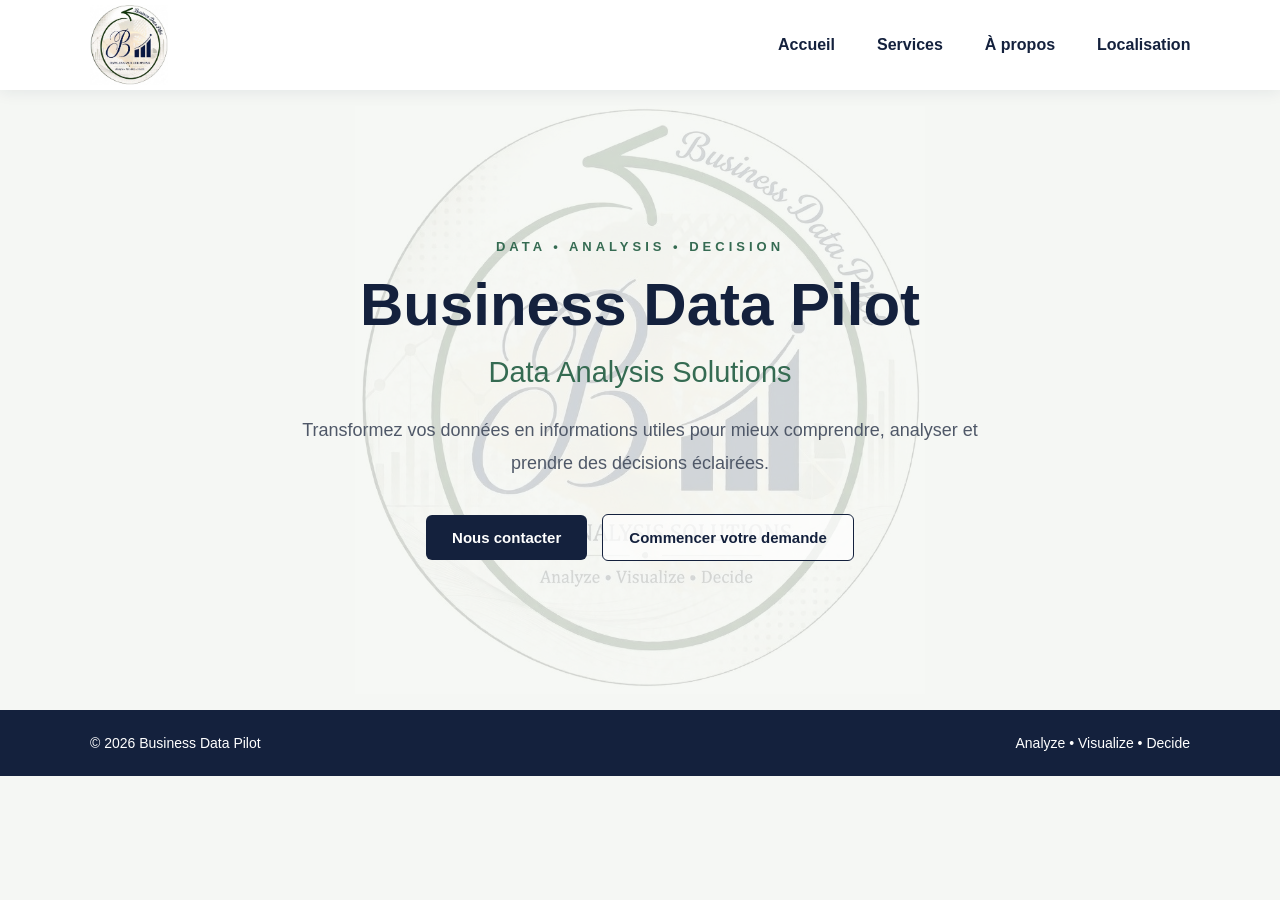
<file: index.html>
<!DOCTYPE html>
<html lang="fr">

<head>
    <meta charset="UTF-8">
    <meta name="viewport" content="width=device-width, initial-scale=1.0">

    <title>Business Data Pilot</title>

    <link rel="stylesheet" href="style.css">
</head>

<body>

    <!-- ==================================================
         HEADER
    ================================================== -->

    <header class="header">

        <!-- LOGO -->
        <a href="index.html" class="logo-link">
            <img
                src="logo.jpg"
                alt="Business Data Pilot"
                class="logo"
            >
        </a>


        <!-- MENU -->
        <nav class="nav">

            <a href="index.html">
                Accueil
            </a>

            <a href="services.html">
                Services
            </a>

            <a href="about.html">
                À propos
            </a>

            <a href="localisation.html">
                Localisation
            </a>

        </nav>

    </header>



    <!-- ==================================================
         MAIN
    ================================================== -->

    <main>

        <!-- ==================================================
             HERO / PAGE D'ACCUEIL
        ================================================== -->

        <section class="hero">

            <!-- Logo en arrière-plan -->
            <div class="hero-background"></div>


            <!-- Contenu principal -->
            <div class="hero-content">

                <p class="hero-label">
                    DATA • ANALYSIS • DECISION
                </p>


                <h1>
                    Business Data Pilot
                </h1>


                <h2>
                    Data Analysis Solutions
                </h2>


                <p class="hero-description">
                    Transformez vos données en informations utiles
                    pour mieux comprendre, analyser et prendre
                    des décisions éclairées.
                </p>


                <!-- ==================================================
                     LES DEUX BOUTONS PRINCIPAUX
                ================================================== -->

                <div class="hero-buttons">

                    <!-- CONTACT -->
                    <a
                        href="contact.html"
                        class="primary-button"
                    >
                        Nous contacter
                    </a>


                    <!-- DEMANDE DE SERVICE -->
                    <a
                        href="demande.html"
                        class="secondary-button"
                    >
                        Commencer votre demande
                    </a>

                </div>

            </div>

        </section>

    </main>



    <!-- ==================================================
         FOOTER
    ================================================== -->

    <footer>

        <div class="footer-content">

            <p>
                © 2026 Business Data Pilot
            </p>

            <p>
                Analyze • Visualize • Decide
            </p>

        </div>

    </footer>


</body>

</html>
</file>
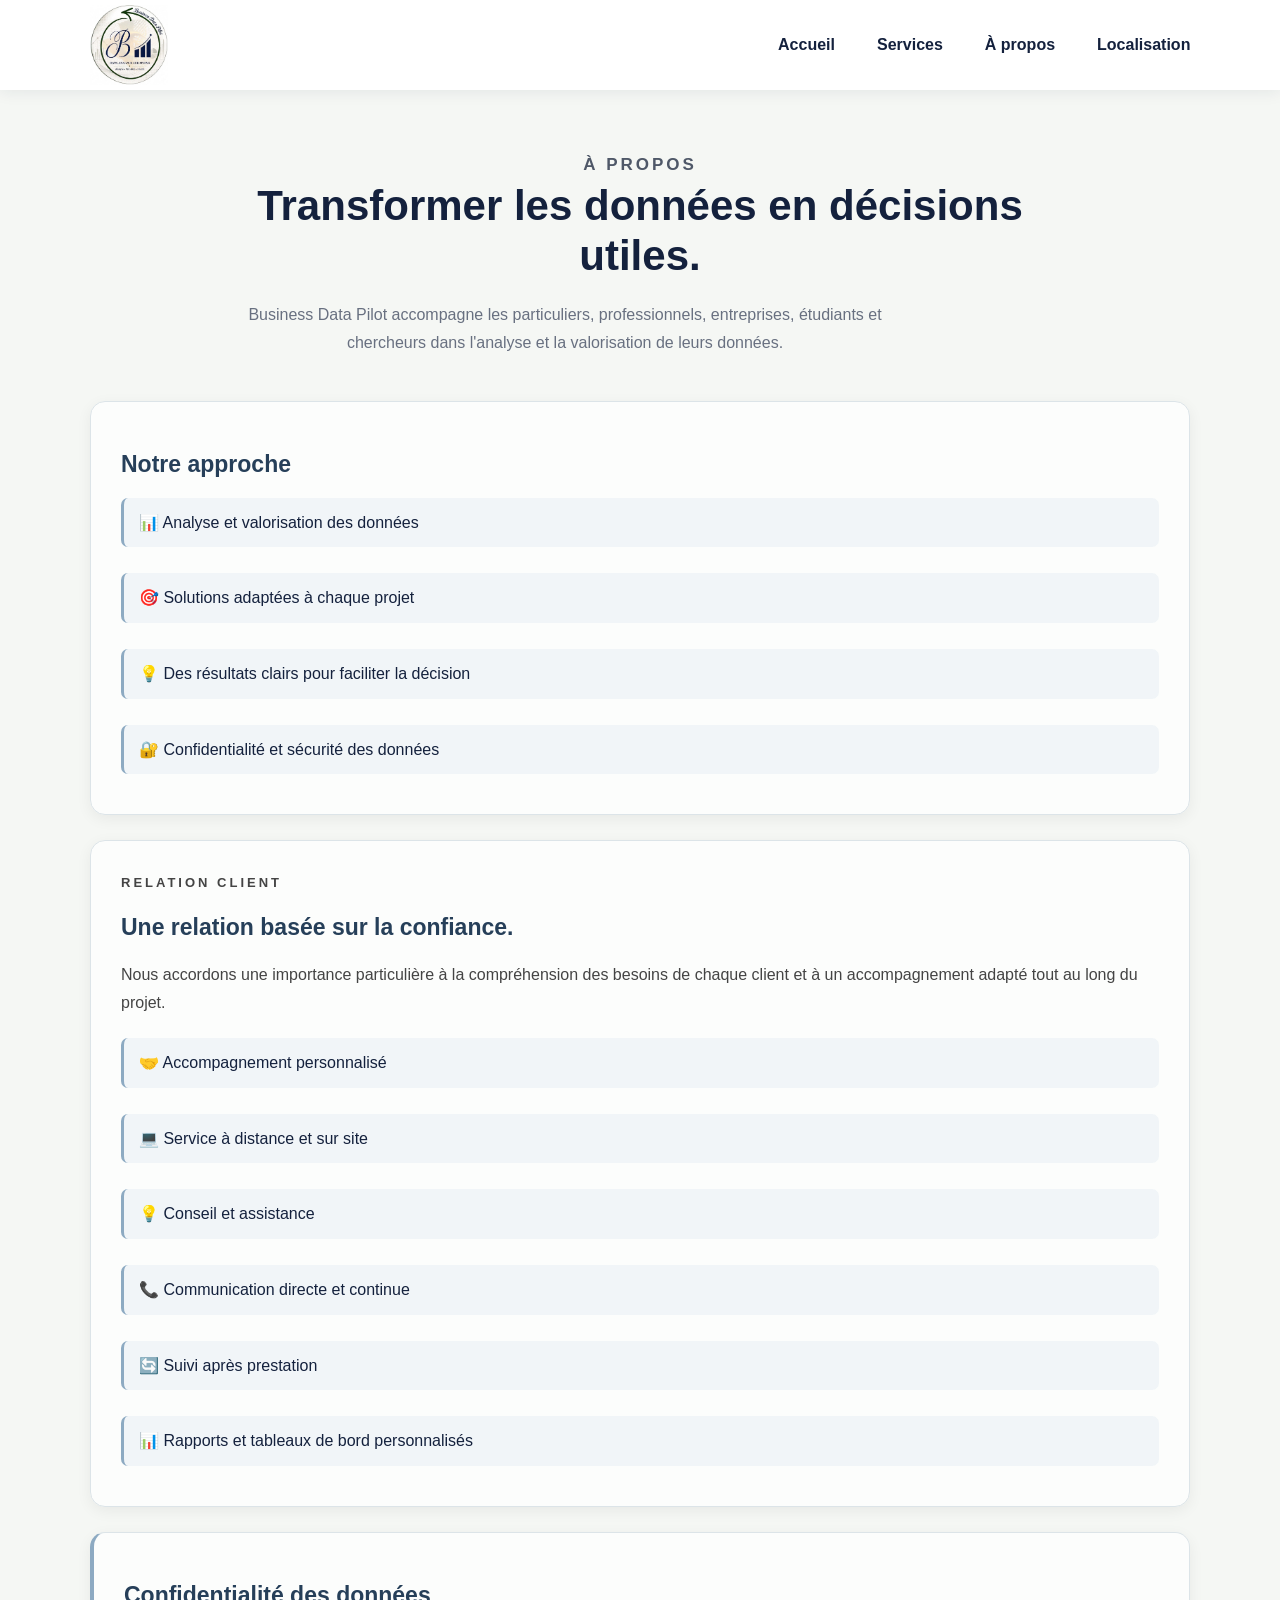
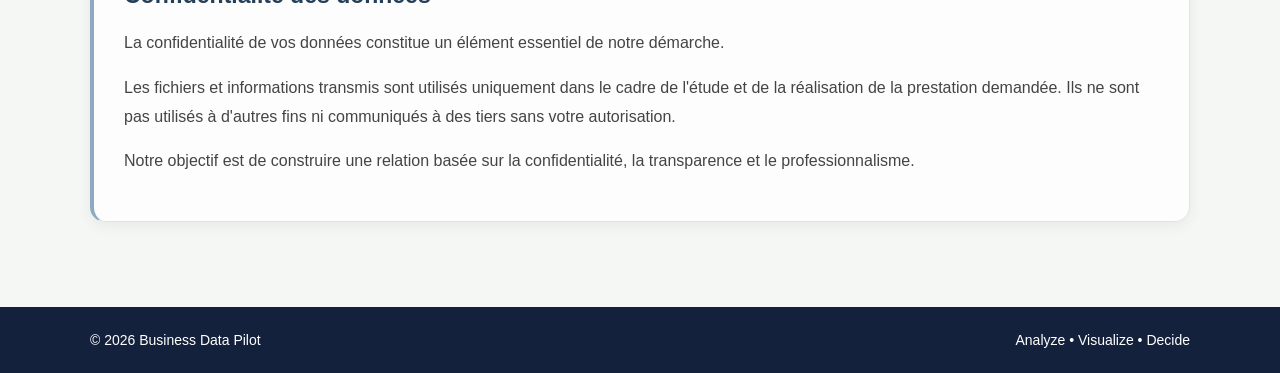
<file: about.html>
<!DOCTYPE html>
<html lang="fr">

<head>
    <meta charset="UTF-8">
    <meta name="viewport" content="width=device-width, initial-scale=1.0">

    <title>À propos - Business Data Pilot</title>

    <link rel="stylesheet" href="style.css">
</head>

<body>

    <!-- ================= HEADER ================= -->

    <header class="header">

        <a href="index.html" class="logo-link">
            <img
                src="logo.jpg"
                alt="Business Data Pilot"
                class="logo"
            >
        </a>

        <nav class="nav">

            <a href="index.html">
                Accueil
            </a>

            <a href="services.html">
                Services
            </a>

            <a href="about.html">
                À propos
            </a>

            <a href="localisation.html">
                Localisation
            </a>

        </nav>

    </header>


    <!-- ================= PAGE À PROPOS ================= -->

    <main>

        <section class="about-page">

            <div class="section-header">

                <p class="section-label">
                    À PROPOS
                </p>

                <h1>
                    Transformer les données en décisions utiles.
                </h1>

                <p>
                    Business Data Pilot accompagne les particuliers,
                    professionnels, entreprises, étudiants et chercheurs
                    dans l'analyse et la valorisation de leurs données.
                </p>

            </div>


            <!-- ================= NOS VALEURS ================= -->

            <div class="about-box">

                <h2>
                    Notre approche
                </h2>

                <ul class="about-list">

                    <li>
                        📊 Analyse et valorisation des données
                    </li>

                    <li>
                        🎯 Solutions adaptées à chaque projet
                    </li>

                    <li>
                        💡 Des résultats clairs pour faciliter la décision
                    </li>

                    <li>
                        🔐 Confidentialité et sécurité des données
                    </li>

                </ul>

            </div>


            <!-- ================= RELATION CLIENT ================= -->

            <div class="about-box">

                <p class="section-label">
                    RELATION CLIENT
                </p>

                <h2>
                    Une relation basée sur la confiance.
                </h2>

                <p>
                    Nous accordons une importance particulière à la
                    compréhension des besoins de chaque client et à un
                    accompagnement adapté tout au long du projet.
                </p>

                <ul class="about-list">

                    <li>
                        🤝 Accompagnement personnalisé
                    </li>

                    <li>
                        💻 Service à distance et sur site
                    </li>

                    <li>
                        💡 Conseil et assistance
                    </li>

                    <li>
                        📞 Communication directe et continue
                    </li>

                    <li>
                        🔄 Suivi après prestation
                    </li>

                    <li>
                        📊 Rapports et tableaux de bord personnalisés
                    </li>

                </ul>

            </div>


            <!-- ================= CONFIDENTIALITÉ ================= -->

            <div class="about-box confidentiality-box">

                <h2>
                    Confidentialité des données
                </h2>

                <p>
                    La confidentialité de vos données constitue un élément
                    essentiel de notre démarche.
                </p>

                <p>
                    Les fichiers et informations transmis sont utilisés
                    uniquement dans le cadre de l'étude et de la réalisation
                    de la prestation demandée. Ils ne sont pas utilisés à
                    d'autres fins ni communiqués à des tiers sans votre
                    autorisation.
                </p>

                <p>
                    Notre objectif est de construire une relation basée sur
                    la confidentialité, la transparence et le professionnalisme.
                </p>

            </div>



        </section>

    </main>


    <!-- ================= FOOTER ================= -->

    <footer>

        <div class="footer-content">

            <p>
                © 2026 Business Data Pilot
            </p>

            <p>
                Analyze • Visualize • Decide
            </p>

        </div>

    </footer>

</body>

</html>
</file>
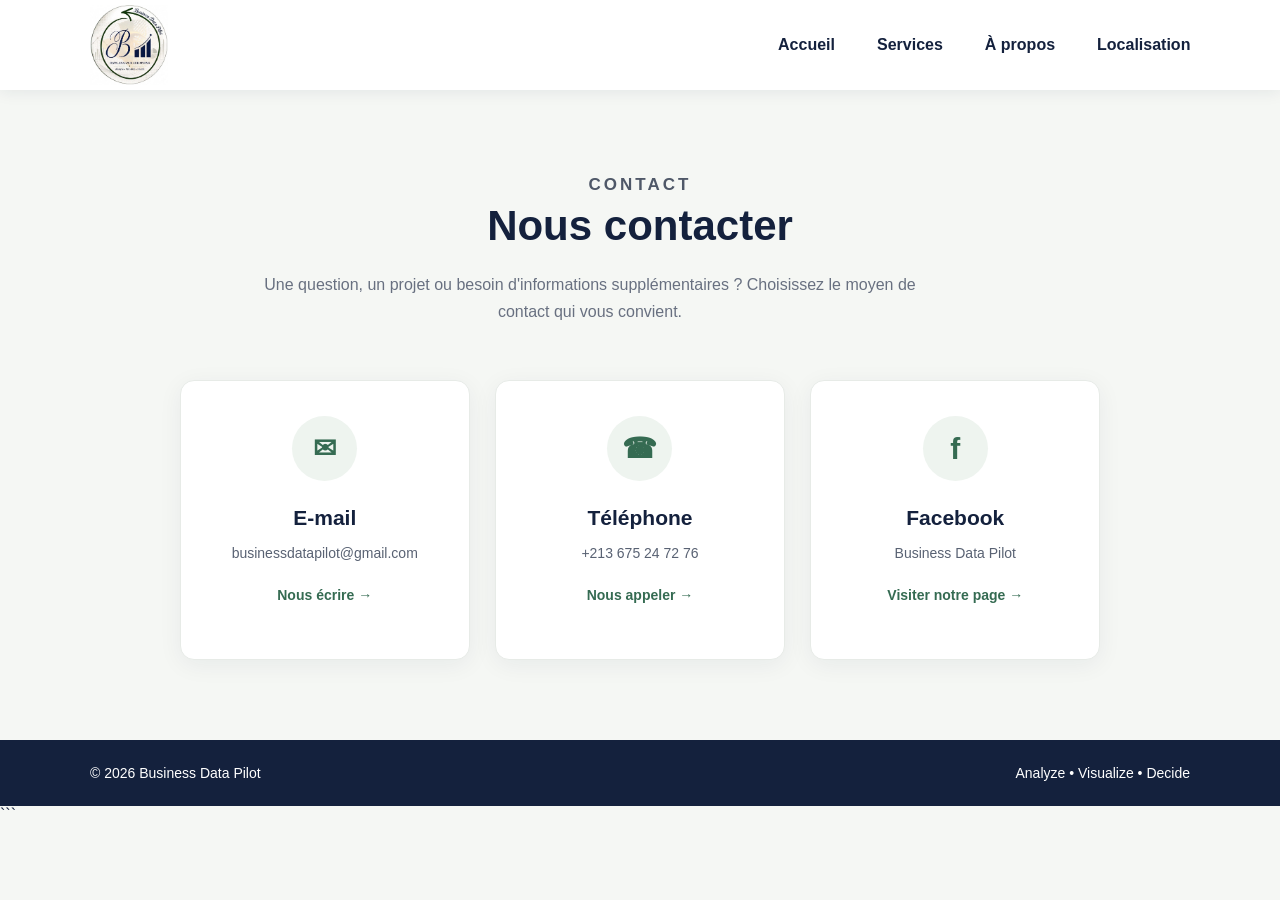
<file: contact.html>
<!DOCTYPE html>
<html lang="fr">

<head>
    <meta charset="UTF-8">
    <meta name="viewport" content="width=device-width, initial-scale=1.0">

    <title>Contact - Business Data Pilot</title>

    <link rel="stylesheet" href="style.css">
</head>

<body>

    <!-- ================= HEADER ================= -->

    <header class="header">

        <a href="index.html" class="logo-link">

            <img
                src="logo.jpg"
                alt="Business Data Pilot"
                class="logo"
            >

        </a>


        <nav class="nav">

            <a href="index.html">
                Accueil
            </a>

            <a href="services.html">
                Services
            </a>

            <a href="about.html">
                À propos
            </a>

            <a href="localisation.html">
                Localisation
            </a>

        </nav>

    </header>



    <!-- ================= PAGE CONTACT ================= -->

    <main>

        <section class="contact-page">


            <!-- ================= INTRODUCTION ================= -->

            <div class="section-header">

                <p class="section-label">
                    CONTACT
                </p>

                <h1>
                    Nous contacter
                </h1>

                <p>
                    Une question, un projet ou besoin d'informations
                    supplémentaires ? Choisissez le moyen de contact
                    qui vous convient.
                </p>

            </div>



            <!-- ================= MOYENS DE CONTACT ================= -->

            <div class="contact-options">


                <!-- ================= EMAIL ================= -->

                <a
                    href="mailto:businessdatapilot@gmail.com"
                    class="contact-card"
                >

                    <div class="contact-icon">
                        ✉
                    </div>

                    <div class="contact-card-content">

                        <h2>
                            E-mail
                        </h2>

                        <p>
                            businessdatapilot@gmail.com
                        </p>

                        <span>
                            Nous écrire →
                        </span>

                    </div>

                </a>



                <!-- ================= TÉLÉPHONE ================= -->

                <a
                    href="tel:+213675247276"
                    class="contact-card"
                >

                    <div class="contact-icon">
                        ☎
                    </div>

                    <div class="contact-card-content">

                        <h2>
                            Téléphone
                        </h2>

                        <p>
                            +213 675 24 72 76
                        </p>

                        <span>
                            Nous appeler →
                        </span>

                    </div>

                </a>



                <!-- ================= FACEBOOK ================= -->

                <a
                    href="https://www.facebook.com/profile.php?id=61593672455761"
                    target="_blank"
                    rel="noopener noreferrer"
                    class="contact-card"
                >

                    <div class="contact-icon facebook-icon">
                        f
                    </div>

                    <div class="contact-card-content">

                        <h2>
                            Facebook
                        </h2>

                        <p>
                            Business Data Pilot
                        </p>

                        <span>
                            Visiter notre page →
                        </span>

                    </div>

                </a>


            </div>



            

               

        </section>

    </main>



    <!-- ================= FOOTER ================= -->

    <footer>

        <div class="footer-content">

            <p>
                © 2026 Business Data Pilot
            </p>

            <p>
                Analyze • Visualize • Decide
            </p>

        </div>

    </footer>


</body>

</html>
```
</file>
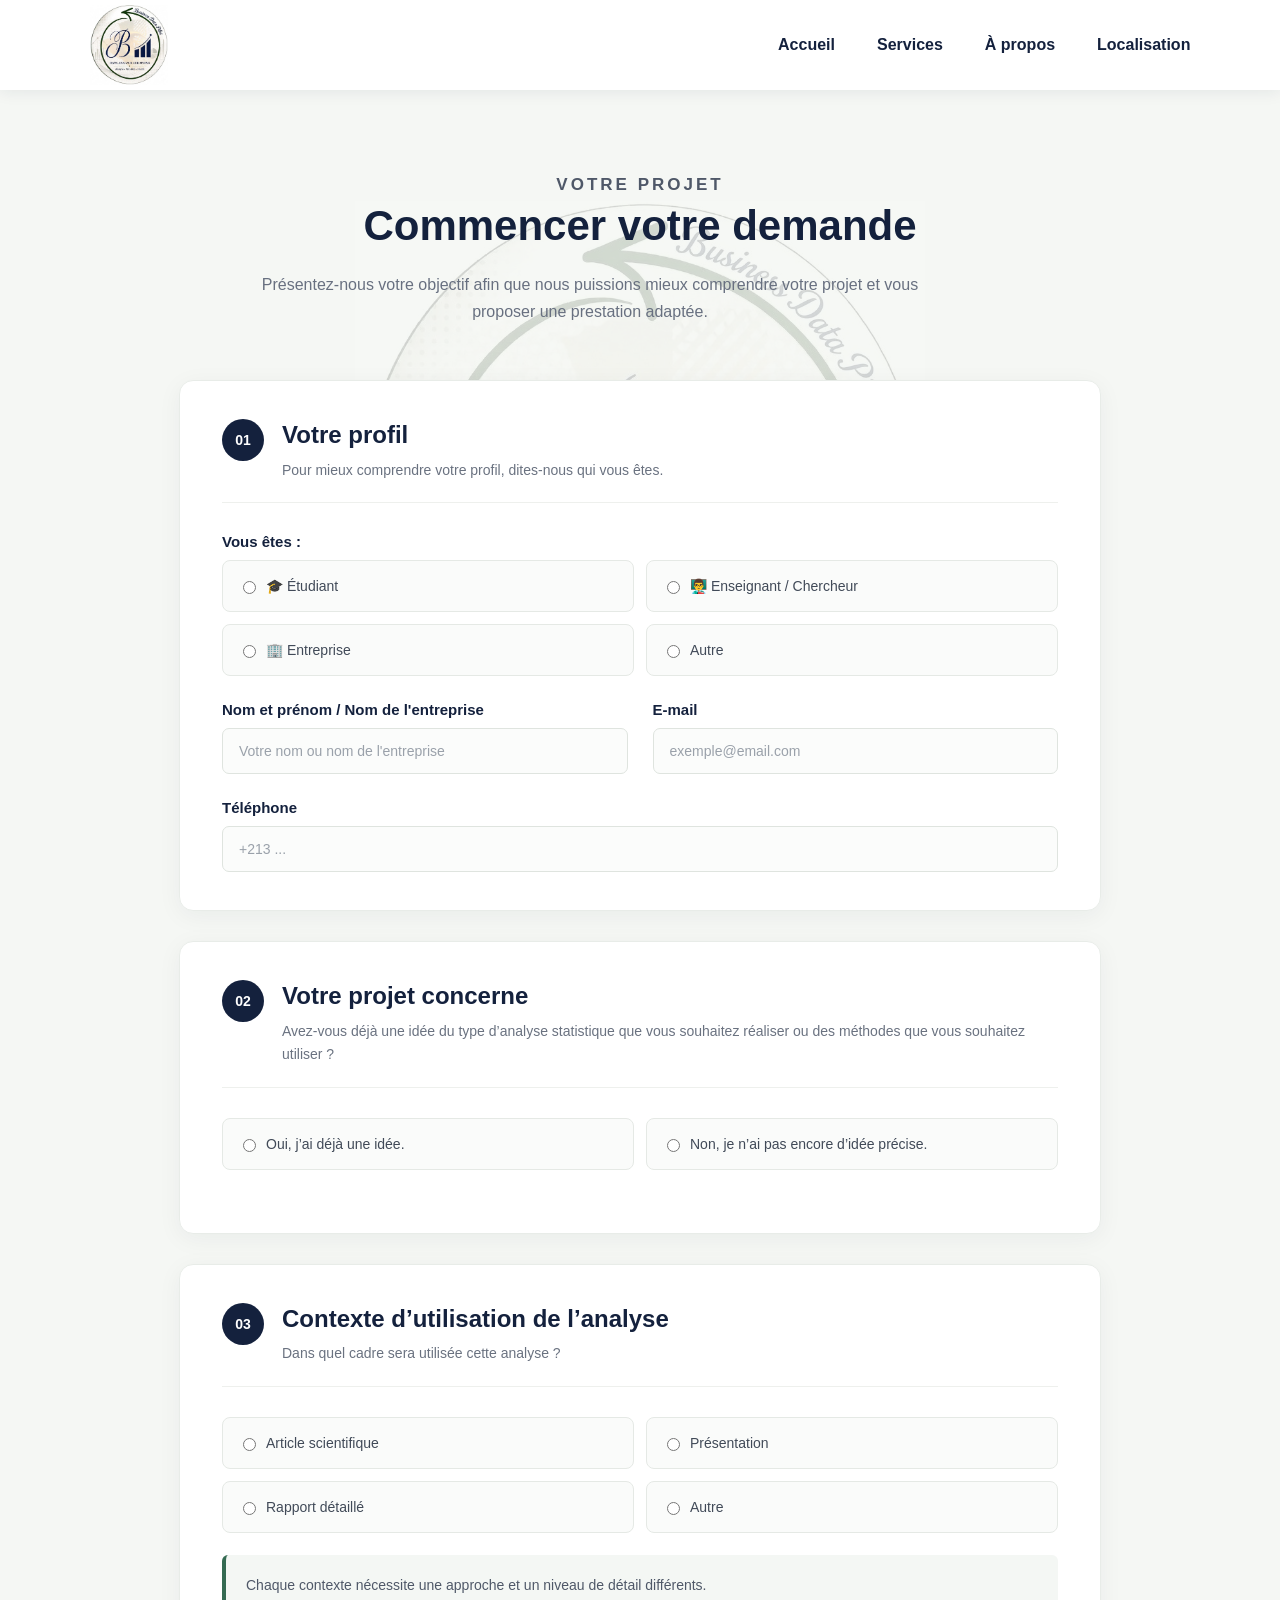
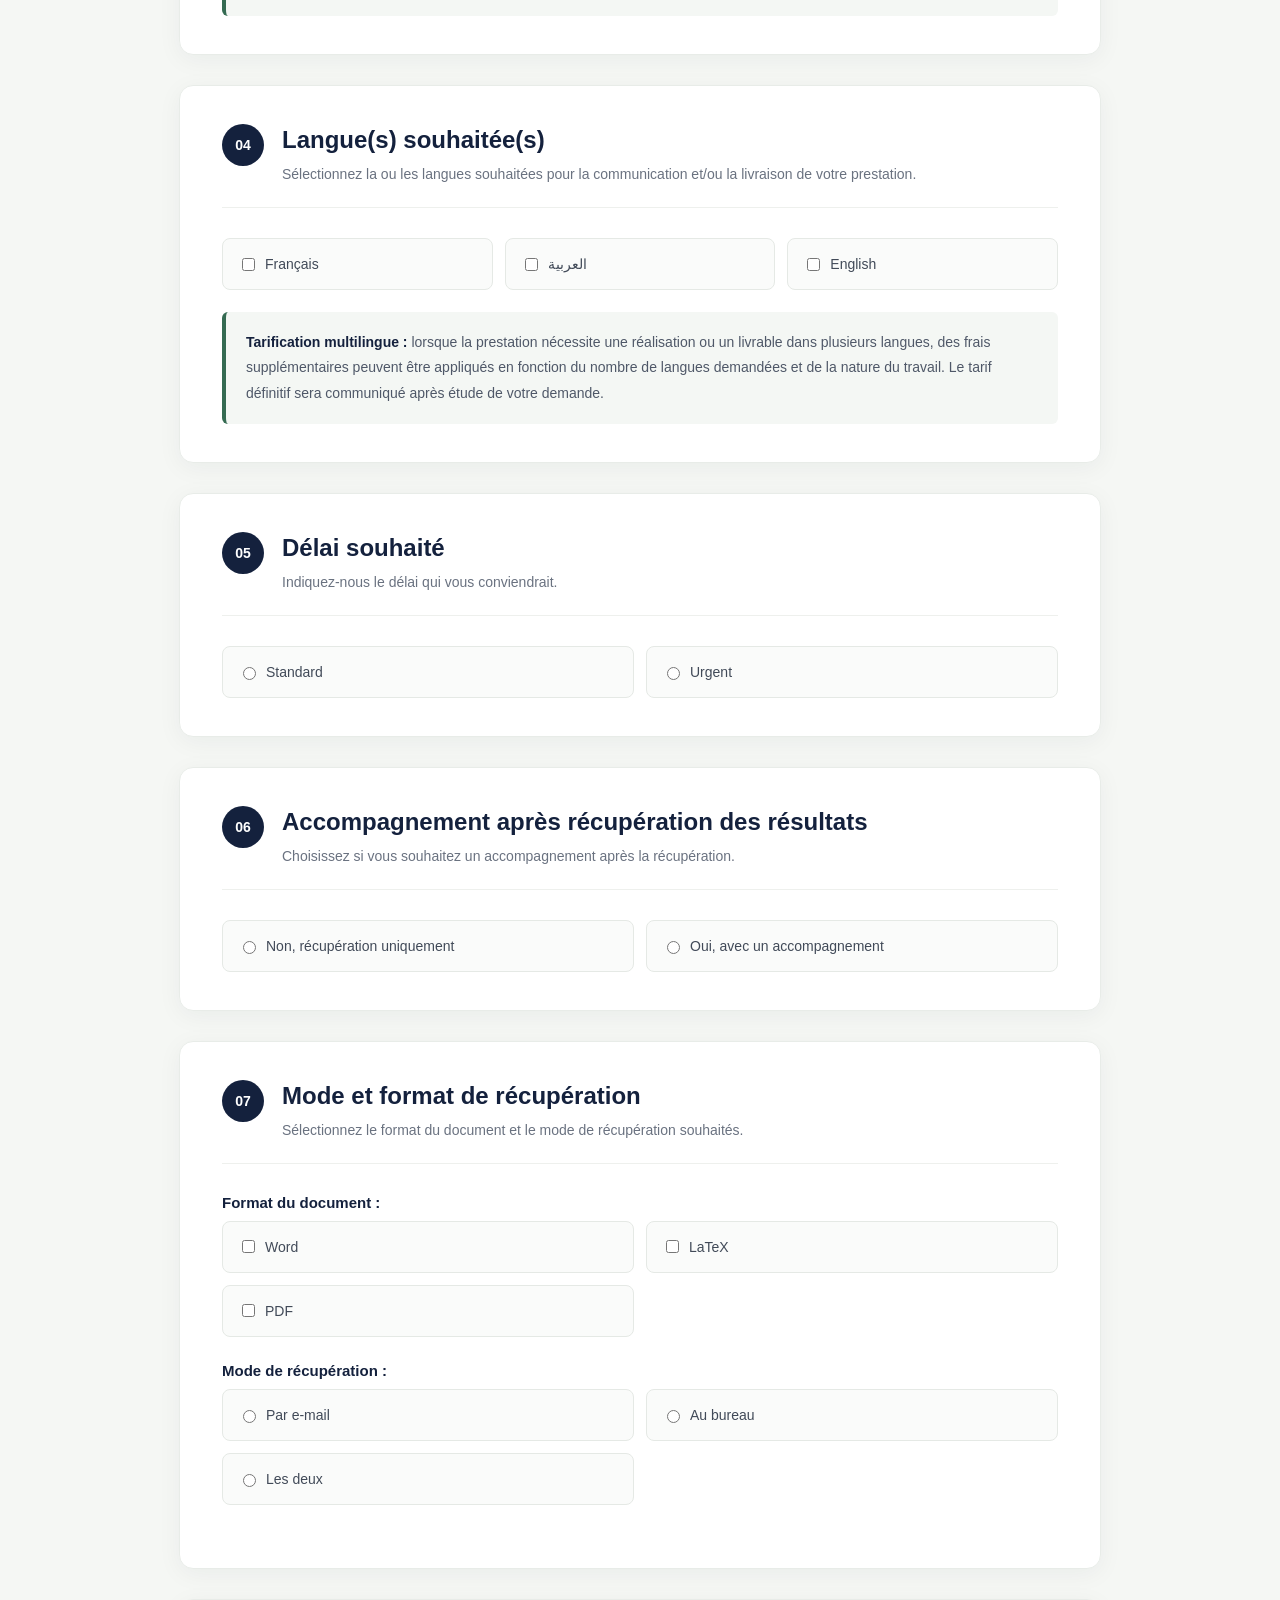
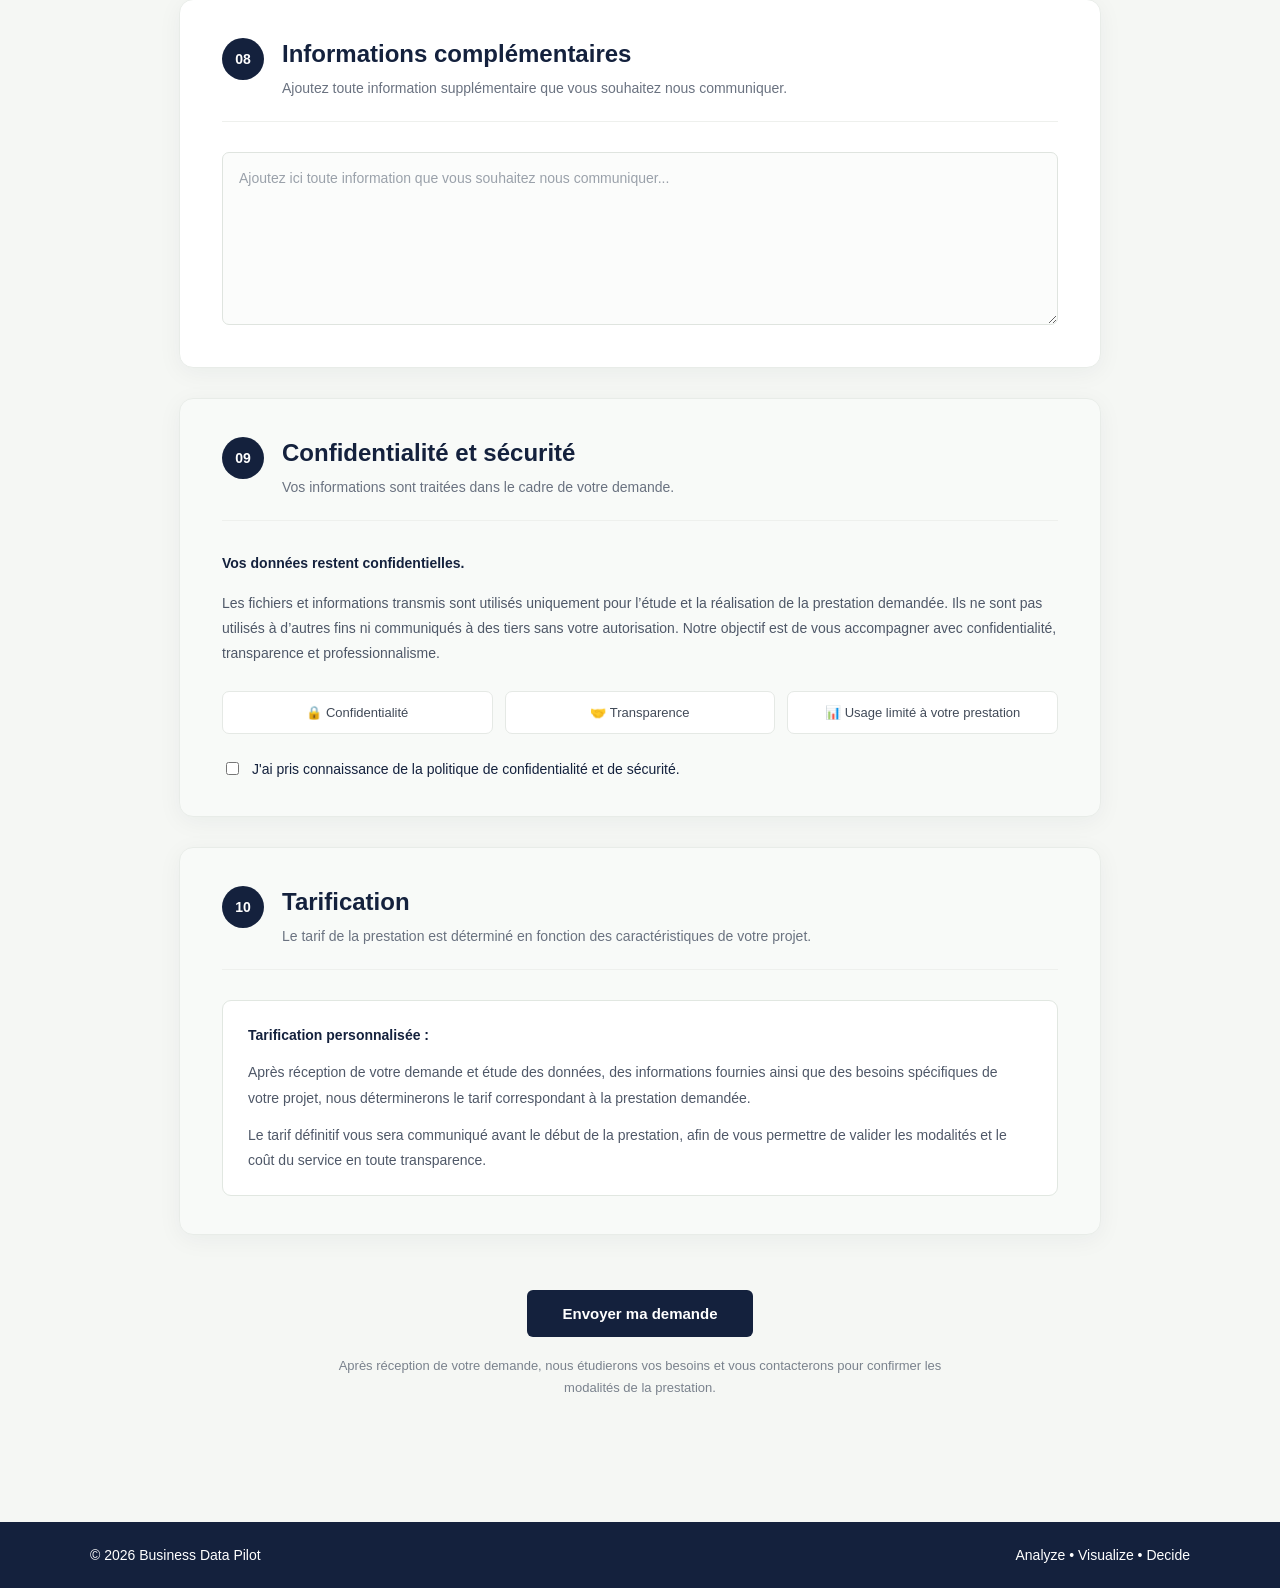
<file: demande.html>
<!DOCTYPE html>
<html lang="fr">
<head>
    <meta charset="UTF-8">
    <meta name="viewport" content="width=device-width, initial-scale=1.0">
    <title>Votre demande - Business Data Pilot</title>
    <link rel="stylesheet" href="style.css">
</head>
<body>

<!-- HEADER -->
<header class="header">
    <a href="index.html" class="logo-link">
        <img src="logo.jpg" alt="Business Data Pilot" class="logo">
    </a>
    <nav class="nav">
        <a href="index.html">Accueil</a>
        <a href="services.html">Services</a>
        <a href="about.html">À propos</a>
        <a href="localisation.html">Localisation</a>
    </nav>
</header>

<!-- PAGE DEMANDE -->
<main>
<section class="request-page">

    <div class="section-header">
        <p class="section-label">VOTRE PROJET</p>
        <h1>Commencer votre demande</h1>
        <p>
            Présentez-nous votre objectif afin que nous puissions
            mieux comprendre votre projet et vous proposer
            une prestation adaptée.
        </p>
    </div>

    <form
        class="request-form"
        action="https://formsubmit.co/businessdatapilot@gmail.com"
        method="POST"
        accept-charset="UTF-8"
    >

        <!-- PARAMÈTRES FORMSUBMIT -->

        <input type="hidden" name="_subject"
               value="Nouvelle demande - Business Data Pilot">

        <input type="hidden" name="_template" value="table">

        <input type="hidden" name="_autoresponse"
        value="Bonjour, nous vous remercions d’avoir contacté Business Data Pilot et de l’intérêt que vous portez à nos services. Vous pouvez dès à présent nous transmettre les informations et les données nécessaires à l’étude de votre projet. Cela nous permettra de mieux comprendre vos besoins, d’évaluer le travail à réaliser et de vous proposer une tarification adaptée. Notre équipe reviendra vers vous dans les meilleurs délais. Merci pour votre confiance.">

        <!-- ================= 1. PROFIL ================= -->

        <div class="form-section">
            <div class="form-section-title">
                <span class="form-number">01</span>
                <div>
                    <h2>Votre profil</h2>
                    <p class="form-description">
                        Pour mieux comprendre votre profil, dites-nous qui vous êtes.
                    </p>
                </div>
            </div>

            <div class="form-group">
                <label>Vous êtes :</label>

                <div class="checkbox-grid">
                    <label class="option">
                        <input type="radio" name="profil" value="Étudiant">
                        🎓 Étudiant
                    </label>

                    <label class="option">
                        <input type="radio" name="profil" value="Enseignant / Chercheur">
                        👨‍🏫 Enseignant / Chercheur
                    </label>

                    <label class="option">
                        <input type="radio" name="profil" value="Entreprise">
                        🏢 Entreprise
                    </label>

                    <label class="option">
                        <input type="radio" name="profil" value="Autre" id="profil-autre">
                        Autre
                    </label>
                </div>
            </div>

            <div class="form-group" id="autre-profil-group" style="display:none;">
                <label for="autre-profil">Précisez :</label>
                <input
                    type="text"
                    id="autre-profil"
                    name="autre_profil"
                    placeholder="Précisez votre profil"
                    disabled
                >
            </div>

            <div class="form-row">
                <div class="form-group">
                    <label for="nom">Nom et prénom / Nom de l'entreprise</label>
                    <input
                        type="text"
                        id="nom"
                        name="nom"
                        placeholder="Votre nom ou nom de l'entreprise"
                    >
                </div>

                <div class="form-group">
                    <label for="email">E-mail</label>
                    <input
                        type="email"
                        id="email"
                        name="email"
                        placeholder="exemple@email.com"
                        required
                    >
                </div>
            </div>

            <div class="form-group">
                <label for="telephone">Téléphone</label>
                <input
                    type="tel"
                    id="telephone"
                    name="telephone"
                    placeholder="+213 ..."
                >
            </div>
        </div>

        <!-- ================= 2. VOTRE PROJET CONCERNE ================= -->

        <div class="form-section">

            <div class="form-section-title">
                <span class="form-number">02</span>
                <div>
                    <h2>Votre projet concerne</h2>
                    <p class="form-description">
                        Avez-vous déjà une idée du type d’analyse statistique que vous souhaitez réaliser ou des méthodes que vous souhaitez utiliser ?
                    </p>
                </div>
            </div>

            <div class="form-group">
                <div class="checkbox-grid">

                    <label class="option">
                        <input
                            type="radio"
                            name="idee_analyse"
                            value="Oui, j’ai déjà une idée"
                            required
                            onchange="afficherDomaine()"
                        >
                        Oui, j’ai déjà une idée.
                    </label>

                    <label class="option">
                        <input
                            type="radio"
                            name="idee_analyse"
                            value="Non, je n’ai pas encore d’idée précise"
                            onchange="afficherDomaine()"
                        >
                        Non, je n’ai pas encore d’idée précise.
                    </label>

                </div>
            </div>

            <!-- OUI : SERVICES STATISTIQUES -->

            <div id="sectionDans" style="display:none;">

                <div class="form-group">
                    <label>Services souhaités :</label>

                    <div class="checkbox-grid">

                        <label class="option">
                            <input type="checkbox" name="service"
                                   value="Nettoyage et préparation des données">
                            Nettoyage et préparation des données
                        </label>

                        <label class="option">
                            <input type="checkbox" name="service"
                                   value="Analyse statistique">
                            Analyse statistique
                        </label>

                        <label class="option">
                            <input type="checkbox" name="service"
                                   value="Étude / enquête">
                            Étude / enquête
                        </label>

                        <label class="option">
                            <input type="checkbox" name="service"
                                   value="Étude de marché">
                            Étude de marché
                        </label>

                        <label class="option">
                            <input type="checkbox" name="service"
                                   value="Modélisation / prévision">
                            Modélisation / prévision
                        </label>

                        <label class="option">
                            <input type="checkbox" name="service"
                                   value="Machine Learning">
                            Machine Learning
                        </label>

                        <label class="option">
                            <input type="checkbox" name="service"
                                   value="Rapport / visualisation">
                            Rapport / visualisation
                        </label>

                        <label class="option">
                            <input type="checkbox" name="service"
                                   value="Tableau de bord">
                            Tableau de bord
                        </label>

                        <label class="option">
                            <input type="checkbox" name="service"
                                   value="Interprétation des résultats">
                            Interprétation des résultats
                        </label>

                        <label class="option">
                            <input type="checkbox" name="service"
                                   value="Analyse de risque">
                            Analyse de risque
                        </label>

                        <label class="option">
                            <input type="checkbox" name="service"
                                   value="Autre service">
                            Autre
                        </label>

                    </div>
                </div>

                <div class="form-group">
                    <p class="form-description">
                        Vous souhaitez obtenir davantage d'informations
                        sur nos prestations ?
                        Consultez notre page Services pour découvrir
                        les détails de chaque service.
                    </p>

                    <a href="index.html#services"
                       class="btn"
                       target="_blank">
                        Découvrir nos services
                    </a>
                </div>

                <div class="form-group">
                    <label for="objectifSupplementaire">
                        Informations complémentaires
                    </label>

                    <textarea
                        id="objectifSupplementaire"
                        name="objectifSupplementaire"
                        rows="4"
                        placeholder="Vous avez une demande particulière ou un objectif supplémentaire ? Précisez-le ici..."
                    ></textarea>
                </div>

            </div>

            <!-- NON : AUTRE OBJECTIF OU ACCOMPAGNEMENT -->

            <div id="sectionHors" style="display:none;">

                <div class="form-group">
                    <label>Comment souhaitez-vous procéder ?</label>

                    <div class="checkbox-grid">

                        <label class="option">
                            <input
                                type="radio"
                                name="choixHors"
                                value="Autre objectif"
                                onchange="afficherHors()"
                            >
                            Autre objectif
                        </label>

                        <label class="option">
                            <input
                                type="radio"
                                name="choixHors"
                                value="Accompagnement personnalisé"
                                onchange="afficherHors()"
                            >
                            Accompagnement personnalisé
                        </label>

                    </div>
                </div>

                <div id="autreObjectif" style="display:none;">
                    <div class="form-group">

                        <label for="descriptionAutreObjectif">
                            Décrivez votre objectif
                        </label>

                        <textarea
                            id="descriptionAutreObjectif"
                            name="descriptionAutreObjectif"
                            rows="5"
                            placeholder="Expliquez-nous ce que vous souhaitez réaliser avec vos propres données..."
                        ></textarea>

                    </div>
                </div>

                <div id="accompagnement" style="display:none;">
                    <div class="form-group">

                        <p class="form-description">
                            Vous avez un projet particulier, mais vous ne savez
                            pas exactement comment l'exploiter ?
                            Notre équipe étudiera votre objectif et les données
                            disponibles afin de déterminer une approche adaptée
                            et de vous proposer une solution personnalisée.
                        </p>

                        <label for="descriptionAccompagnement">
                            Présentez-nous votre projet (facultatif)
                        </label>

                        <textarea
                            id="descriptionAccompagnement"
                            name="descriptionAccompagnement"
                            rows="5"
                            placeholder="Présentez-nous brièvement votre projet ou votre objectif..."
                        ></textarea>

                    </div>
                </div>

            </div>

        </div>
                <!-- ================= 3. CONTEXTE D'UTILISATION ================= -->

        <div class="form-section">
            <div class="form-section-title">
                <span class="form-number">03</span>
                <div>
                    <h2>Contexte d’utilisation de l’analyse</h2>
                    <p class="form-description">
                        Dans quel cadre sera utilisée cette analyse ?
                    </p>
                </div>
            </div>

            <div class="form-group">
                <div class="checkbox-grid">
                    <label class="option">
                        <input
                            type="radio"
                            name="objectif_analyse"
                            value="Article scientifique"
                            onchange="afficherAutreContexte()"
                        >
                        Article scientifique
                    </label>

                    <label class="option">
                        <input
                            type="radio"
                            name="objectif_analyse"
                            value="Présentation"
                            onchange="afficherAutreContexte()"
                        >
                        Présentation
                    </label>

                    <label class="option">
                        <input
                            type="radio"
                            name="objectif_analyse"
                            value="Rapport détaillé"
                            onchange="afficherAutreContexte()"
                        >
                        Rapport détaillé
                    </label>

                    <label class="option">
                        <input
                            type="radio"
                            name="objectif_analyse"
                            value="Autre"
                            onchange="afficherAutreContexte()"
                        >
                        Autre
                    </label>
                </div>

                <div class="form-group" id="autreContexteAnalyse" style="display:none;">
                    <label for="descriptionAutreContexte">
                        Précisez le contexte d’utilisation de l’analyse :
                    </label>

                    <textarea
                        id="descriptionAutreContexte"
                        name="descriptionAutreContexte"
                        rows="4"
                        placeholder="Décrivez le contexte ou l'utilisation prévue de l'analyse..."
                        disabled
                    ></textarea>
                </div>

                <div class="info-note">
                    Chaque contexte nécessite une approche et un niveau de détail différents.
                </div>
            </div>
        </div>

        <!-- ================= 4. LANGUES ================= -->

        <div class="form-section">
            <div class="form-section-title">
                <span class="form-number">04</span>
                <div>
                    <h2>Langue(s) souhaitée(s)</h2>
                    <p class="form-description">
                        Sélectionnez la ou les langues souhaitées pour la communication
                        et/ou la livraison de votre prestation.
                    </p>
                </div>
            </div>

            <div class="checkbox-grid three-columns">
                <label class="option">
                    <input type="checkbox" name="langue" value="Français">
                    Français
                </label>

                <label class="option">
                    <input type="checkbox" name="langue" value="العربية">
                    العربية
                </label>

                <label class="option">
                    <input type="checkbox" name="langue" value="English">
                    English
                </label>
            </div>

            <div class="info-note">
                <strong>Tarification multilingue :</strong>
                lorsque la prestation nécessite une réalisation
                ou un livrable dans plusieurs langues, des frais
                supplémentaires peuvent être appliqués en fonction
                du nombre de langues demandées et de la nature du travail.
                Le tarif définitif sera communiqué après étude
                de votre demande.
            </div>
        </div>

        <!-- ================= 5. DÉLAI ================= -->

        <div class="form-section">
            <div class="form-section-title">
                <span class="form-number">05</span>
                <div>
                    <h2>Délai souhaité</h2>
                    <p class="form-description">
                        Indiquez-nous le délai qui vous conviendrait.
                    </p>
                </div>
            </div>

            <div class="checkbox-grid">
                <label class="option">
                    <input type="radio" name="delai" value="Standard">
                    Standard
                </label>

                <label class="option">
                    <input type="radio" name="delai" value="Urgent">
                    Urgent
                </label>
            </div>
        </div>

        <!-- ================= 6. ACCOMPAGNEMENT ================= -->

        <div class="form-section">
            <div class="form-section-title">
                <span class="form-number">06</span>
                <div>
                    <h2>Accompagnement après récupération des résultats</h2>
                    <p class="form-description">
                        Choisissez si vous souhaitez un accompagnement après la récupération.
                    </p>
                </div>
            </div>

            <div class="checkbox-grid">
                <label class="option">
                    <input
                        type="radio"
                        name="accompagnement"
                        value="Non, récupération uniquement"
                    >
                    Non, récupération uniquement
                </label>

                <label class="option">
                    <input
                        type="radio"
                        name="accompagnement"
                        value="Oui, avec un accompagnement"
                    >
                    Oui, avec un accompagnement
                </label>
            </div>
        </div>

        <!-- ================= 7. MODE ET FORMAT ================= -->

        <div class="form-section">
            <div class="form-section-title">
                <span class="form-number">07</span>
                <div>
                    <h2>Mode et format de récupération</h2>
                    <p class="form-description">
                        Sélectionnez le format du document et le mode de récupération souhaités.
                    </p>
                </div>
            </div>

            <div class="form-group">
                <label>Format du document :</label>

                <div class="checkbox-grid">
                    <label class="option">
                        <input type="checkbox" name="format_document" value="Word">
                        Word
                    </label>

                    <label class="option">
                        <input type="checkbox" name="format_document" value="LaTeX">
                        LaTeX
                    </label>

                    <label class="option">
                        <input type="checkbox" name="format_document" value="PDF">
                        PDF
                    </label>
                </div>
            </div>

            <div class="form-group">
                <label>Mode de récupération :</label>

                <div class="checkbox-grid">
                    <label class="option">
                        <input type="radio" name="mode_recuperation"
                               value="Par e-mail" onchange="afficherMode()">
                        Par e-mail
                    </label>

                    <label class="option">
                        <input type="radio" name="mode_recuperation"
                               value="Au bureau" onchange="afficherMode()">
                        Au bureau
                    </label>

                    <label class="option">
                        <input type="radio" name="mode_recuperation"
                               value="Les deux" onchange="afficherMode()">
                        Les deux
                    </label>
                </div>
            </div>

            <div class="form-group" id="optionsBureau" style="display:none;">
                <label>Format de récupération au bureau :</label>

                <div class="checkbox-grid">
                    <label class="option">
                        <input type="radio" name="format_bureau" value="Document imprimé">
                        Document imprimé
                    </label>

                    <label class="option">
                        <input type="radio" name="format_bureau" value="Clé USB">
                        Clé USB
                    </label>

                    <label class="option">
                        <input type="radio" name="format_bureau" value="Les deux">
                        Les deux
                    </label>
                </div>
            </div>
        </div>

        <!-- ================= 8. INFORMATIONS ================= -->

        <div class="form-section">
            <div class="form-section-title">
                <span class="form-number">08</span>
                <div>
                    <h2>Informations complémentaires</h2>
                    <p class="form-description">
                        Ajoutez toute information supplémentaire que vous souhaitez nous communiquer.
                    </p>
                </div>
            </div>

            <div class="form-group">
                <textarea
                    name="informations"
                    rows="6"
                    placeholder="Ajoutez ici toute information que vous souhaitez nous communiquer..."
                ></textarea>
            </div>
        </div>

        <!-- ================= 9. CONFIDENTIALITÉ ================= -->

        <div class="form-section confidentiality-section">
            <div class="form-section-title">
                <span class="form-number">09</span>
                <div>
                    <h2>Confidentialité et sécurité</h2>
                    <p class="form-description">
                        Vos informations sont traitées dans le cadre de votre demande.
                    </p>
                </div>
            </div>

            <p>
                <strong>Vos données restent confidentielles.</strong>
            </p>

            <p>
                Les fichiers et informations transmis sont utilisés
                uniquement pour l’étude et la réalisation de la
                prestation demandée. Ils ne sont pas utilisés à
                d’autres fins ni communiqués à des tiers sans votre
                autorisation. Notre objectif est de vous accompagner
                avec confidentialité, transparence et professionnalisme.
            </p>

            <div class="confidentiality-values">
                <span>🔒 Confidentialité</span>
                <span>🤝 Transparence</span>
                <span>📊 Usage limité à votre prestation</span>
            </div>

            <label class="accept-option">
                <input
                    type="checkbox"
                    name="confidentialite"
                    value="J’ai pris connaissance des conditions de confidentialité"
                    required
                >
                J'ai pris connaissance de la politique de confidentialité et de sécurité.
            </label>
        </div>

        <!-- ================= 10. TARIFICATION ================= -->

        <div class="form-section pricing-section">
            <div class="form-section-title">
                <span class="form-number">10</span>
                <div>
                    <h2>Tarification</h2>
                    <p class="form-description">
                        Le tarif de la prestation est déterminé en fonction des caractéristiques de votre projet.
                    </p>
                </div>
            </div>

            <div class="pricing-note">
                <p>
                    <strong>Tarification personnalisée :</strong>
                </p>

                <p>
                    Après réception de votre demande et étude des
                    données, des informations fournies ainsi que des
                    besoins spécifiques de votre projet, nous
                    déterminerons le tarif correspondant à la
                    prestation demandée.
                </p>

                <p>
                    Le tarif définitif vous sera communiqué avant
                    le début de la prestation, afin de vous permettre
                    de valider les modalités et le coût du service
                    en toute transparence.
                </p>
            </div>
        </div>
                <!-- ================= ENVOI ================= -->

        <div class="form-submit">
            <button type="submit" class="primary-button">
                Envoyer ma demande
            </button>

            <p>
                Après réception de votre demande, nous étudierons
                vos besoins et vous contacterons pour confirmer
                les modalités de la prestation.
            </p>
        </div>

    </form>
</section>
</main>

<!-- FOOTER -->

<footer>
    <div class="footer-content">
        <p>© 2026 Business Data Pilot</p>
        <p>Analyze • Visualize • Decide</p>
    </div>
</footer>

<!-- ================= JAVASCRIPT ================= -->

<script>

// Afficher ou masquer une section
function afficherSection(element, visible) {
    if (!element) return;

    element.style.display = visible ? "block" : "none";

    element.querySelectorAll("input, textarea, select")
        .forEach(input => {
            input.disabled = !visible;
        });

    synchroniserValidation();
}


// Champs conditionnels obligatoires
function synchroniserValidation() {

    const champsConditionnels = [
        "autre-profil",
        "descriptionAutreObjectif",
        "descriptionAutreContexte"
    ];

    champsConditionnels.forEach(id => {
        const champ = document.getElementById(id);

        if (champ) {
            champ.required = !champ.disabled;
        }
    });

    // Vérification des groupes de cases à cocher
    verifierGroupesCases();
}


// Vérifier qu'au moins une case est cochée
function verifierGroupesCases() {

    const groupes = [
        {
            nom: "service",
            message: "Veuillez sélectionner au moins un service."
        },
        {
            nom: "langue",
            message: "Veuillez sélectionner au moins une langue."
        },
        {
            nom: "format_document",
            message: "Veuillez sélectionner au moins un format de document."
        }
    ];

    groupes.forEach(groupe => {

        const cases = Array.from(
            document.querySelectorAll(
                `input[type="checkbox"][name="${groupe.nom}"]`
            )
        );

        const actives = cases.filter(c => !c.disabled);
        const premiere = actives[0];

        cases.forEach(c => c.setCustomValidity(""));

        if (!premiere) return;

        const selection = actives.some(c => c.checked);

        if (!selection) {
            premiere.setCustomValidity(groupe.message);
        }
    });
}


// 1. Profil : choix Autre

const profilAutre = document.getElementById("profil-autre");
const autreProfilGroup = document.getElementById("autre-profil-group");

document.querySelectorAll('input[name="profil"]').forEach(radio => {

    radio.addEventListener("change", () => {

        const isAutre = profilAutre.checked;

        afficherSection(autreProfilGroup, isAutre);

        if (!isAutre) {
            document.getElementById("autre-profil").value = "";
        }
    });
});


// 2. Choix du projet

function afficherDomaine() {

    const choix = document.querySelector(
        'input[name="idee_analyse"]:checked'
    );

    const sectionDans = document.getElementById("sectionDans");
    const sectionHors = document.getElementById("sectionHors");

    if (!choix) return;

    if (choix.value === "Oui, j’ai déjà une idée") {

        afficherSection(sectionDans, true);
        afficherSection(sectionHors, false);

        document.querySelectorAll('input[name="choixHors"]')
            .forEach(el => el.checked = false);

        document.getElementById("descriptionAutreObjectif").value = "";
        document.getElementById("descriptionAccompagnement").value = "";

    } else {

        afficherSection(sectionDans, false);
        afficherSection(sectionHors, true);

        document.querySelectorAll('input[name="service"]')
            .forEach(el => el.checked = false);

        document.getElementById("objectifSupplementaire").value = "";

        document.querySelectorAll('input[name="choixHors"]')
            .forEach(el => el.checked = false);

        afficherHors();
    }

    synchroniserValidation();
}


// 3. Choix hors du domaine statistique

function afficherHors() {

    const choix = document.querySelector(
        'input[name="choixHors"]:checked'
    );

    const autre = document.getElementById("autreObjectif");
    const accompagnement = document.getElementById("accompagnement");

    const afficherAutre = choix && choix.value === "Autre objectif";

    const afficherAccompagnement =
        choix && choix.value === "Accompagnement personnalisé";

    afficherSection(autre, Boolean(afficherAutre));
    afficherSection(accompagnement, Boolean(afficherAccompagnement));

    if (afficherAutre) {
        document.getElementById("descriptionAccompagnement").value = "";
    }

    if (afficherAccompagnement) {
        document.getElementById("descriptionAutreObjectif").value = "";
    }

    synchroniserValidation();
}


// 4. Contexte d'utilisation : choix Autre

function afficherAutreContexte() {

    const choix = document.querySelector(
        'input[name="objectif_analyse"]:checked'
    );

    const autreContexte = document.getElementById("autreContexteAnalyse");

    const afficherAutre = choix && choix.value === "Autre";

    afficherSection(autreContexte, Boolean(afficherAutre));

    if (!afficherAutre) {
        document.getElementById("descriptionAutreContexte").value = "";
    }

    synchroniserValidation();
}


// 5. Mode de récupération

function afficherMode() {

    const choix = document.querySelector(
        'input[name="mode_recuperation"]:checked'
    );

    const optionsBureau = document.getElementById("optionsBureau");

    const afficher = choix &&
        (choix.value === "Au bureau" || choix.value === "Les deux");

    afficherSection(optionsBureau, Boolean(afficher));

    if (!afficher) {

        document.querySelectorAll('input[name="format_bureau"]')
            .forEach(input => input.checked = false);
    }

    synchroniserValidation();
}


// 6. Initialisation et validation

document.addEventListener("DOMContentLoaded", function() {

    // Sections masquées au départ
    afficherSection(document.getElementById("autre-profil-group"), false);
    afficherSection(document.getElementById("sectionDans"), false);
    afficherSection(document.getElementById("sectionHors"), false);
    afficherSection(document.getElementById("autreObjectif"), false);
    afficherSection(document.getElementById("accompagnement"), false);
    afficherSection(document.getElementById("autreContexteAnalyse"), false);
    afficherSection(document.getElementById("optionsBureau"), false);


    // Champs obligatoires du profil
    document.getElementById("nom").required = true;
    document.getElementById("email").required = true;
    document.getElementById("telephone").required = true;


    // Groupes de boutons radio obligatoires
    const groupesRadio = [
        "profil",
        "idee_analyse",
        "choixHors",
        "objectif_analyse",
        "delai",
        "accompagnement",
        "mode_recuperation",
        "format_bureau"
    ];

    groupesRadio.forEach(nom => {

        const premier = document.querySelector(
            `input[type="radio"][name="${nom}"]`
        );

        if (premier) {
            premier.required = true;
        }
    });


    // Mise à jour des validations des cases à cocher
    document.querySelectorAll('input[type="checkbox"]').forEach(input => {

        input.addEventListener("change", synchroniserValidation);
    });


    // Vérification avant l'envoi
    const formulaire = document.querySelector(".request-form");

    formulaire.addEventListener("submit", function(event) {

        synchroniserValidation();

        if (!formulaire.checkValidity()) {

            event.preventDefault();

            formulaire.reportValidity();
        }
    });

    synchroniserValidation();

});

</script>


</body>
</html>
</file>
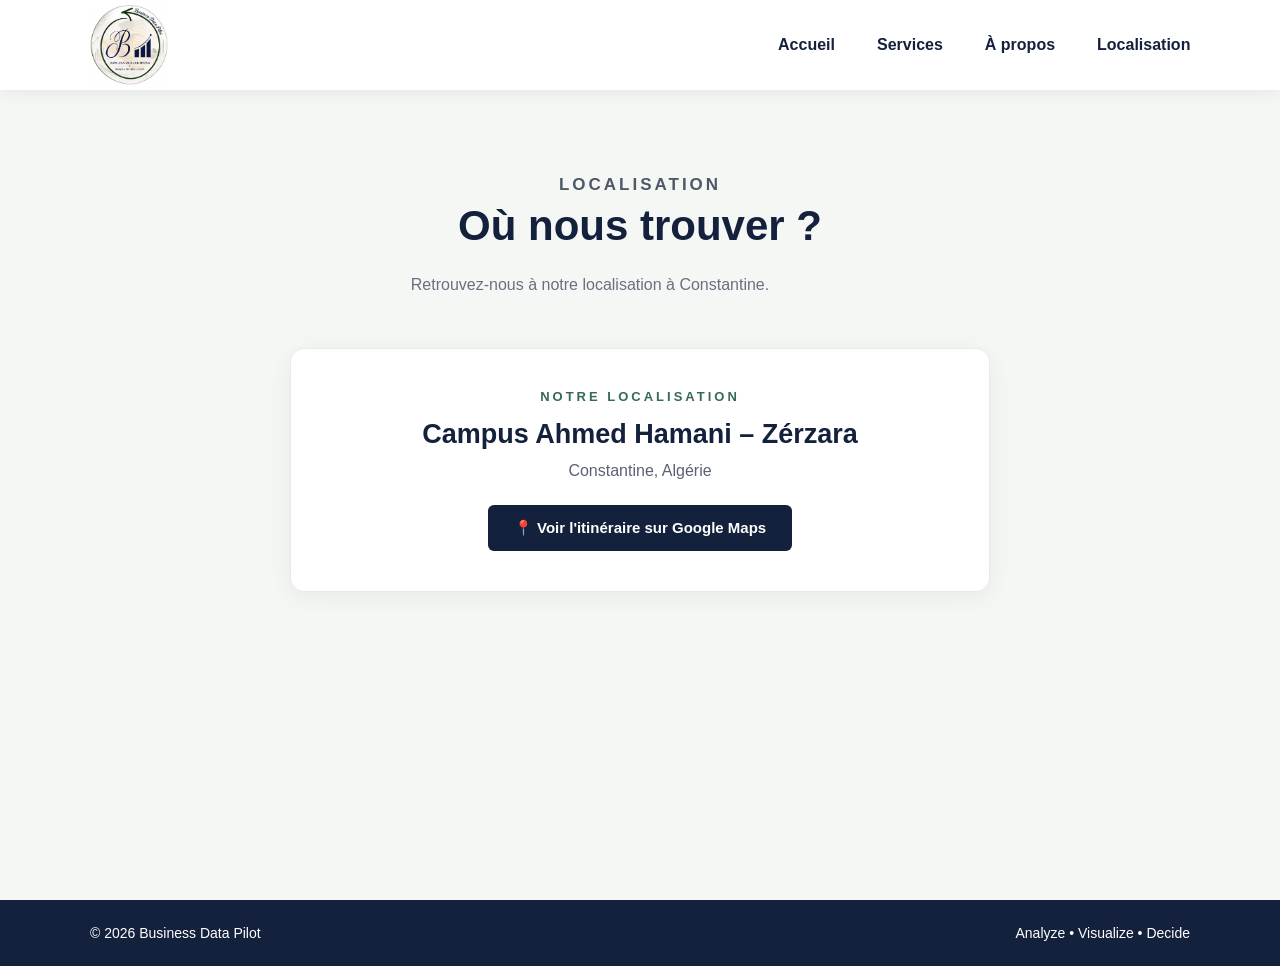
<file: localisation.html>
<!DOCTYPE html>
<html lang="fr">

<head>
    <meta charset="UTF-8">
    <meta name="viewport" content="width=device-width, initial-scale=1.0">

    <title>Localisation - Business Data Pilot</title>

    <link rel="stylesheet" href="style.css">
</head>

<body>

    <!-- HEADER -->
    <header class="header">

        <a href="index.html" class="logo-link">
            <img
                src="logo.jpg"
                alt="Business Data Pilot"
                class="logo"
            >
        </a>

        <nav class="nav">

            <a href="index.html">
                Accueil
            </a>

            <a href="services.html">
                Services
            </a>

            <a href="about.html">
                À propos
            </a>

            <a href="localisation.html">
                Localisation
            </a>

        </nav>

    </header>


    <!-- MAIN -->
    <main>

        <section class="location-page">

            <div class="section-header">

                <p class="section-label">
                    LOCALISATION
                </p>

                <h1>
                    Où nous trouver ?
                </h1>

                <p>
                    Retrouvez-nous à notre localisation à Constantine.
                </p>

            </div>


            <div class="location-content">

                <div class="location-box">

                    <p class="section-label">
                        NOTRE LOCALISATION
                    </p>

                    <h2>
                        Campus Ahmed Hamani – Zérzara
                    </h2>

                    <p class="location-city">
                        Constantine, Algérie
                    </p>


                    <div class="location-info">

                       
                        <a
                            href="https://www.google.com/maps/search/?api=1&query=Campus+central+Université+Frères+Mentouri+Constantine+1+Constantine+Algeria+25017"
                            target="_blank"
                            rel="noopener noreferrer"
                            class="primary-button"
                        >
                            📍 Voir l'itinéraire sur Google Maps
                        </a>

                    </div>

                </div>

            </div>

        </section>

    </main>


    <!-- FOOTER -->
    <footer>

        <div class="footer-content">

            <p>
                © 2026 Business Data Pilot
            </p>

            <p>
                Analyze • Visualize • Decide
            </p>

        </div>

    </footer>

</body>

</html>
</file>
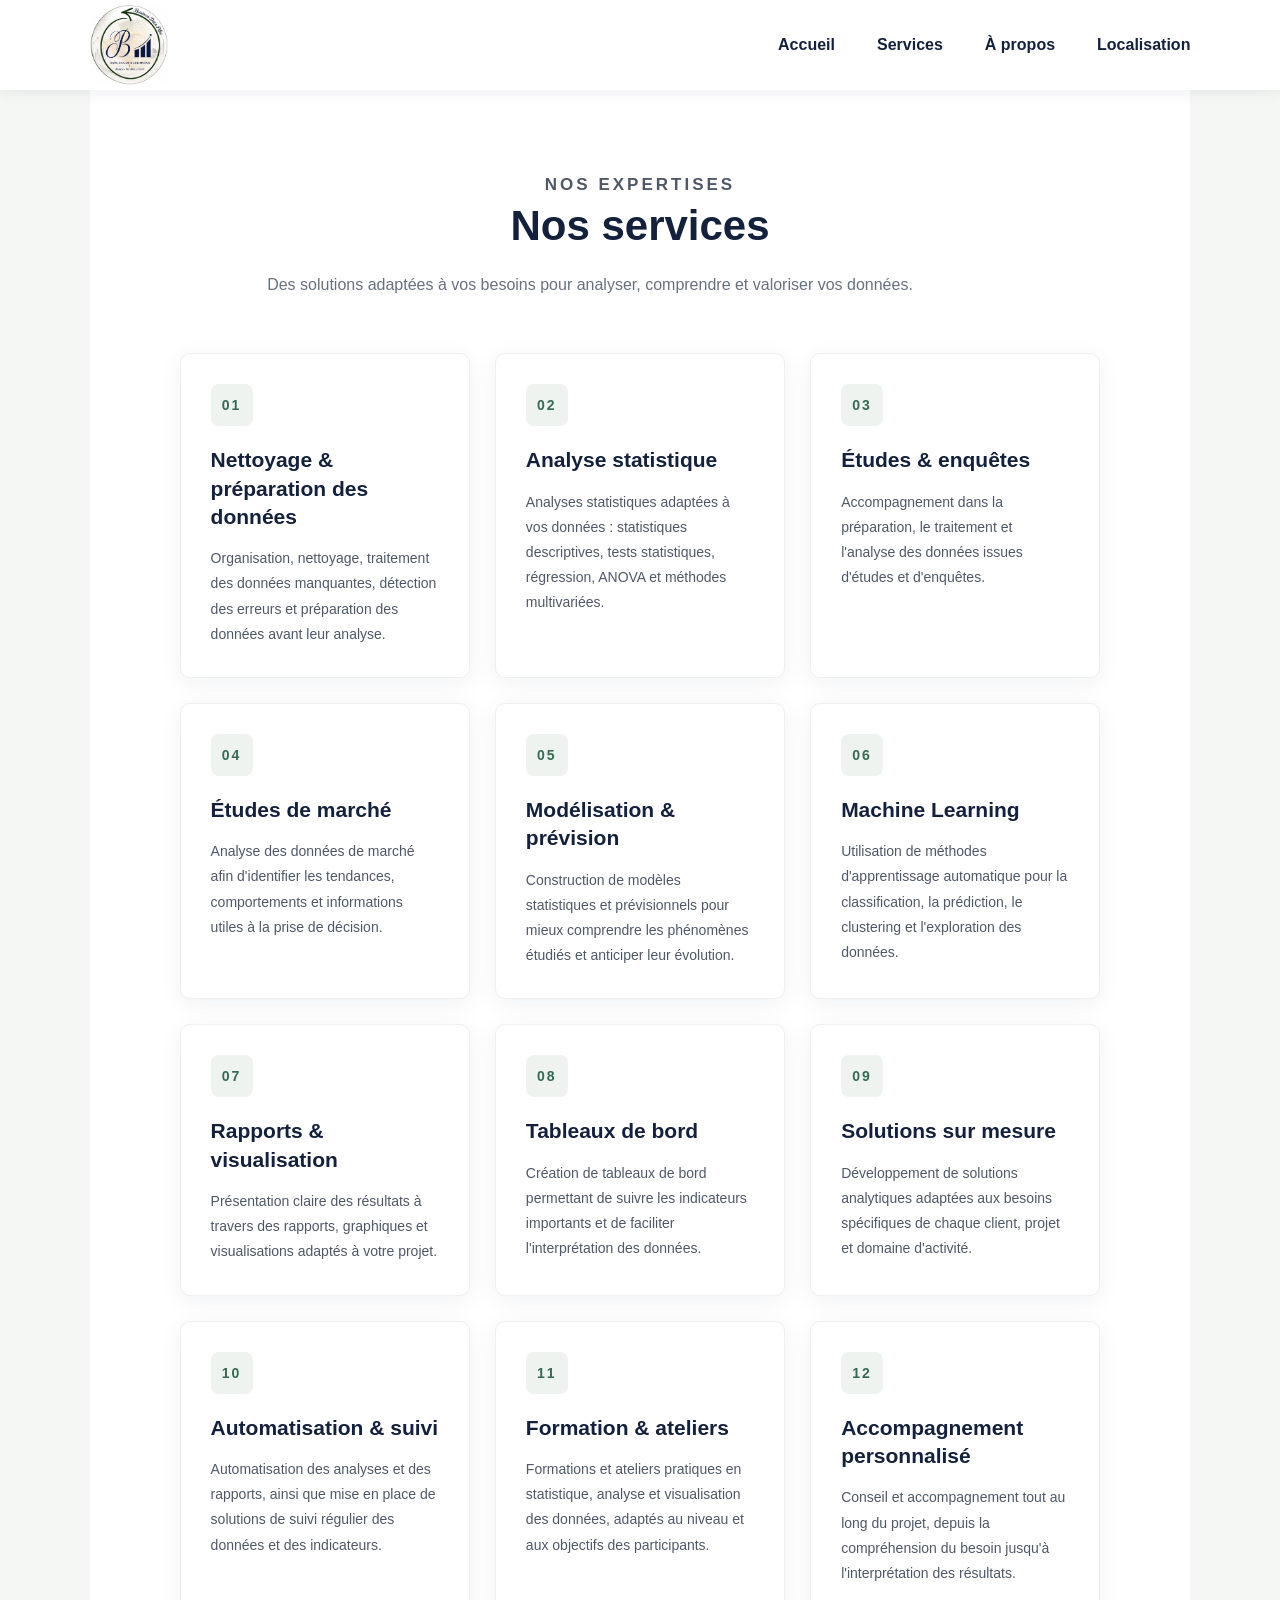
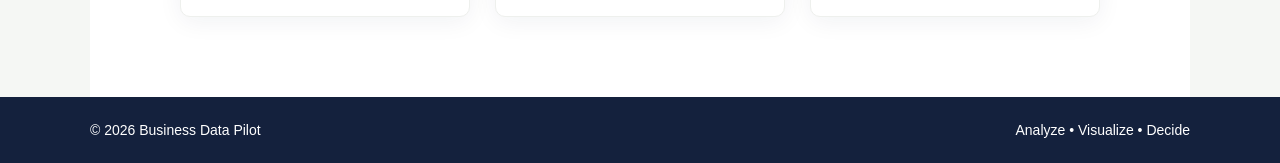
<file: services.html>
<!DOCTYPE html>
<html lang="fr">

<head>
    <meta charset="UTF-8">
    <meta name="viewport" content="width=device-width, initial-scale=1.0">

    <title>Services - Business Data Pilot</title>

    <link rel="stylesheet" href="style.css">
</head>

<body>

    <!-- ================= HEADER ================= -->

    <header class="header">

        <a href="index.html" class="logo-link">
            <img
                src="logo.jpg"
                alt="Business Data Pilot"
                class="logo"
            >
        </a>


        <nav class="nav">

            <a href="index.html">
                Accueil
            </a>

            <a href="services.html">
                Services
            </a>

            <a href="about.html">
                À propos
            </a>

            <a href="localisation.html">
                Localisation
            </a>

        </nav>

    </header>


    <!-- ================= PAGE SERVICES ================= -->

    <main>

        <section class="services">

            <div class="section-header">

                <p class="section-label">
                    NOS EXPERTISES
                </p>

                <h1>
                    Nos services
                </h1>

                <p>
                    Des solutions adaptées à vos besoins pour
                    analyser, comprendre et valoriser vos données.
                </p>

            </div>


            <!-- ================= SERVICES ================= -->

            <div class="cards">


                <!-- SERVICE 01 -->

                <div class="card">

                    <div class="card-number">
                        01
                    </div>

                    <h3>
                        Nettoyage & préparation des données
                    </h3>

                    <p>
                        Organisation, nettoyage, traitement des données
                        manquantes, détection des erreurs et préparation
                        des données avant leur analyse.
                    </p>

                </div>


                <!-- SERVICE 02 -->

                <div class="card">

                    <div class="card-number">
                        02
                    </div>

                    <h3>
                        Analyse statistique
                    </h3>

                    <p>
                        Analyses statistiques adaptées à vos données :
                        statistiques descriptives, tests statistiques,
                        régression, ANOVA et méthodes multivariées.
                    </p>

                </div>


                <!-- SERVICE 03 -->

                <div class="card">

                    <div class="card-number">
                        03
                    </div>

                    <h3>
                        Études & enquêtes
                    </h3>

                    <p>
                        Accompagnement dans la préparation, le traitement
                        et l'analyse des données issues d'études et
                        d'enquêtes.
                    </p>

                </div>


                <!-- SERVICE 04 -->

                <div class="card">

                    <div class="card-number">
                        04
                    </div>

                    <h3>
                        Études de marché
                    </h3>

                    <p>
                        Analyse des données de marché afin d'identifier
                        les tendances, comportements et informations
                        utiles à la prise de décision.
                    </p>

                </div>


                <!-- SERVICE 05 -->

                <div class="card">

                    <div class="card-number">
                        05
                    </div>

                    <h3>
                        Modélisation & prévision
                    </h3>

                    <p>
                        Construction de modèles statistiques et prévisionnels
                        pour mieux comprendre les phénomènes étudiés et
                        anticiper leur évolution.
                    </p>

                </div>


                <!-- SERVICE 06 -->

                <div class="card">

                    <div class="card-number">
                        06
                    </div>

                    <h3>
                        Machine Learning
                    </h3>

                    <p>
                        Utilisation de méthodes d'apprentissage automatique
                        pour la classification, la prédiction, le clustering
                        et l'exploration des données.
                    </p>

                </div>


                <!-- SERVICE 07 -->

                <div class="card">

                    <div class="card-number">
                        07
                    </div>

                    <h3>
                        Rapports & visualisation
                    </h3>

                    <p>
                        Présentation claire des résultats à travers des
                        rapports, graphiques et visualisations adaptés
                        à votre projet.
                    </p>

                </div>


                <!-- SERVICE 08 -->

                <div class="card">

                    <div class="card-number">
                        08
                    </div>

                    <h3>
                        Tableaux de bord
                    </h3>

                    <p>
                        Création de tableaux de bord permettant de suivre
                        les indicateurs importants et de faciliter
                        l'interprétation des données.
                    </p>

                </div>


                <!-- SERVICE 09 -->

                <div class="card">

                    <div class="card-number">
                        09
                    </div>

                    <h3>
                        Solutions sur mesure
                    </h3>

                    <p>
                        Développement de solutions analytiques adaptées
                        aux besoins spécifiques de chaque client,
                        projet et domaine d'activité.
                    </p>

                </div>


                <!-- SERVICE 10 -->

                <div class="card">

                    <div class="card-number">
                        10
                    </div>

                    <h3>
                        Automatisation & suivi
                    </h3>

                    <p>
                        Automatisation des analyses et des rapports,
                        ainsi que mise en place de solutions de suivi
                        régulier des données et des indicateurs.
                    </p>

                </div>


                <!-- SERVICE 11 -->

                <div class="card">

                    <div class="card-number">
                        11
                    </div>

                    <h3>
                        Formation & ateliers
                    </h3>

                    <p>
                        Formations et ateliers pratiques en statistique,
                        analyse et visualisation des données, adaptés
                        au niveau et aux objectifs des participants.
                    </p>

                </div>


                <!-- SERVICE 12 -->

                <div class="card">

                    <div class="card-number">
                        12
                    </div>

                    <h3>
                        Accompagnement personnalisé
                    </h3>

                    <p>
                        Conseil et accompagnement tout au long du projet,
                        depuis la compréhension du besoin jusqu'à
                        l'interprétation des résultats.
                    </p>

                </div>


            </div>

        </section>

    </main>


    <!-- ================= FOOTER ================= -->

    <footer>

        <div class="footer-content">

            <p>
                © 2026 Business Data Pilot
            </p>

            <p>
                Analyze • Visualize • Decide
            </p>

        </div>

    </footer>


</body>

</html>
</file>
<file: style.css>
* {
    box-sizing: border-box;
    scroll-behavior: smooth;
}

body {
    margin: 0;
    font-family: Arial, sans-serif;
    background-color: #f8f9f7;
    color: #14213d;
}

a {
    text-decoration: none;
}


/* ==================================================
   HEADER
================================================== */

.header {
    height: 90px;
    padding: 10px 7%;

    background-color: rgba(255, 255, 255, 0.97);

    display: flex;
    align-items: center;
    justify-content: space-between;

    box-shadow: 0 2px 15px rgba(20, 33, 61, 0.08);

    position: sticky;
    top: 0;
    z-index: 1000;
}

.logo-link {
    display: flex;
    align-items: center;
}

.logo {
    width: 78px;
    height: auto;
    display: block;
}

.nav {
    display: flex;
    align-items: center;
    gap: 42px;
}

.nav a {
    color: #14213d;
    font-size: 16px;
    font-weight: 600;
    transition: color 0.3s ease;
}

.nav a:hover {
    color: #356b52;
}


/* ==================================================
   HERO / ACCUEIL
================================================== */

.hero {
    min-height: 620px;

    position: relative;
    overflow: hidden;

    display: flex;
    align-items: center;
    justify-content: center;

    text-align: center;

    background-color: #f5f7f4;
}

.hero-background {
    position: absolute;
    inset: 0;

    background-image: url("logo.jpg");
    background-repeat: no-repeat;
    background-position: center;
    background-size: 570px auto;

    opacity: 0.15;

    z-index: 0;
}

.hero-content {
    position: relative;
    z-index: 1;

    width: 90%;
    max-width: 850px;
}

.hero-label {
    margin: 0 0 18px;

    font-size: 13px;
    font-weight: bold;
    letter-spacing: 4px;

    color: #356b52;
}

.hero h1 {
    margin: 0;

    font-size: 60px;
    line-height: 1.1;

    color: #14213d;
}

.hero h2 {
    margin: 18px 0 25px;

    font-size: 29px;
    font-weight: 500;

    color: #356b52;
}

.hero-description {
    max-width: 700px;
    margin: 0 auto 35px;

    font-size: 18px;
    line-height: 1.8;

    color: #4f5868;
}


/* ==================================================
   HERO BUTTONS
================================================== */

.hero-buttons {
    display: flex;
    justify-content: center;
    align-items: center;

    gap: 15px;
    flex-wrap: wrap;
}

.primary-button,
.secondary-button {
    display: inline-block;

    padding: 14px 26px;

    border-radius: 6px;

    font-size: 15px;
    font-weight: bold;

    transition: all 0.3s ease;
}

.primary-button {
    background-color: #14213d;
    color: white;
}

.primary-button:hover {
    background-color: #356b52;
    transform: translateY(-2px);
}

.secondary-button {
    border: 1px solid #14213d;

    color: #14213d;

    background-color: rgba(255, 255, 255, 0.7);
}

.secondary-button:hover {
    background-color: #14213d;
    color: white;
}


/* ==================================================
   SERVICES
================================================== */

.services {
    padding: 100px 7%;

    background-color: white;
}

.section-header {
    max-width: 750px;
    margin: 0 auto 55px;

    text-align: center;
}

.section-label {
    margin: 0 0 14px;

    color: #356b52;

    font-size: 13px;
    font-weight: 700;

    letter-spacing: 2.5px;
}

.section-header h2 {
    margin: 0 0 18px;

    font-size: 36px;
    line-height: 1.25;
}

.section-header > p:last-child {
    margin: 0;

    color: #687080;

    font-size: 16px;
    line-height: 1.7;
}


/* ==================================================
   SERVICE CARDS
================================================== */

.cards {
    max-width: 1100px;
    margin: auto;

    display: grid;
    grid-template-columns: repeat(2, 1fr);

    gap: 25px;
}

.card {
    padding: 35px 30px;
    min-height: 250px;

    background-color: #f7f8f6;

    border: 1px solid #e6e9e5;
    border-radius: 12px;

    position: relative;
    overflow: hidden;

    transition: all 0.3s ease;
}

.card::before {
    content: "";

    position: absolute;
    top: 0;
    left: 0;

    width: 100%;
    height: 3px;

    background-color: #356b52;

    transform: scaleX(0);
    transform-origin: left;

    transition: transform 0.3s ease;
}

.card:hover::before {
    transform: scaleX(1);
}

.card:hover {
    transform: translateY(-7px);

    box-shadow: 0 15px 35px rgba(20, 33, 61, 0.10);

    border-color: #d6ddd7;
}

.card-number {
    width: 42px;
    height: 42px;

    display: flex;
    align-items: center;
    justify-content: center;

    margin-bottom: 25px;

    background-color: #eef3ef;

    border-radius: 8px;

    font-size: 13px;
    font-weight: bold;

    color: #356b52;
}

.card h3 {
    margin: 0 0 15px;

    font-size: 21px;

    color: #14213d;
}

.card p {
    margin: 0;

    color: #687080;

    font-size: 15px;
    line-height: 1.7;
}


/* ==================================================
   À PROPOS + RELATION CLIENT
================================================== */

.about-relations {
    padding: 100px 7%;

    background-color: #f5f7f4;

    display: grid;
    grid-template-columns: 1fr 1fr;

    gap: 70px;

    max-width: 100%;
}

.about-part,
.relations-part {
    max-width: 550px;
}

.about-part {
    justify-self: end;
}

.relations-part {
    justify-self: start;

    padding-left: 70px;

    border-left: 1px solid #dfe4df;
}


/* ==================================================
   TITRES
================================================== */

.about-part h2,
.relations-part h2 {
    margin: 0 0 35px;

    font-size: 38px;
    line-height: 1.3;

    color: #14213d;
}


/* ==================================================
   LISTES
================================================== */

.about-list,
.relation-list {
    display: flex;

    flex-direction: column;

    gap: 16px;
}


/* ==================================================
   ITEMS
================================================== */

.about-item,
.relation-item {
    display: flex;

    align-items: center;

    gap: 14px;

    color: #4f5868;

    font-size: 15px;

    line-height: 1.5;
}


/* ==================================================
   ICONES
================================================== */

.about-icon,
.relation-icon {
    width: 42px;
    height: 42px;

    flex-shrink: 0;

    display: flex;

    align-items: center;
    justify-content: center;

    background-color: white;

    border-radius: 50%;

    font-size: 18px;

    box-shadow: 0 3px 10px rgba(20, 33, 61, 0.06);
}


/* ==================================================
   CONTACT
================================================== */

.contact {
    padding: 100px 7%;

    background-color: white;

    text-align: center;
}

.contact-box {
    max-width: 900px;

    margin: auto;
}

.contact h2 {
    margin: 0 0 20px;

    font-size: 40px;
}

.contact p:not(.section-label) {
    margin: 0 auto 30px;

    max-width: 600px;

    color: #687080;

    font-size: 17px;

    line-height: 1.8;
}


/* ==================================================
   CONTACT BUTTONS
================================================== */

.contact-links {
    display: flex;

    justify-content: center;
    align-items: stretch;

    gap: 15px;

    margin-top: 35px;

    flex-wrap: nowrap;
}

.contact-button {
    display: flex;

    align-items: center;
    justify-content: center;

    gap: 10px;

    min-height: 58px;

    padding: 12px 18px;

    background-color: #ffffff;

    color: #14213d;

    border: 1px solid #e4e8ee;

    border-radius: 10px;

    font-size: 14px;

    font-weight: 600;

    box-shadow: 0 4px 15px rgba(20, 33, 61, 0.08);

    transition: all 0.3s ease;
}

.contact-icon {
    width: 32px;
    height: 32px;

    flex-shrink: 0;

    display: flex;

    align-items: center;
    justify-content: center;

    background-color: #14213d;

    color: white;

    border-radius: 50%;

    font-family: Arial, sans-serif;

    font-size: 16px;

    font-weight: bold;

    line-height: 1;
}

.facebook-icon {
    font-size: 17px;
}

.contact-button:hover {
    transform: translateY(-3px);

    border-color: #356b52;

    box-shadow: 0 8px 20px rgba(20, 33, 61, 0.12);
}

.contact-button:hover .contact-icon {
    background-color: #356b52;
}


/* ==================================================
   FOOTER
================================================== */

footer {
    padding: 25px 7%;

    background-color: #14213d;

    color: white;
}

.footer-content {
    display: flex;

    justify-content: space-between;
    align-items: center;

    max-width: 1100px;

    margin: auto;
}

.footer-content p {
    margin: 0;

    font-size: 14px;
}


/* ==================================================
   RESPONSIVE - TABLET
================================================== */

@media (max-width: 900px) {

    .nav {
        gap: 22px;
    }

    .hero h1 {
        font-size: 48px;
    }


    /* SERVICES */

    .cards {
        grid-template-columns: 1fr;

        max-width: 500px;
    }


    /* À PROPOS + RELATION */

    .about-relations {
        grid-template-columns: 1fr;

        gap: 60px;
    }

    .about-part,
    .relations-part {
        max-width: 100%;

        justify-self: center;

        width: 100%;
    }

    .relations-part {
        padding-left: 0;

        padding-top: 50px;

        border-left: none;

        border-top: 1px solid #dfe4df;
    }


    /* CONTACT */

    .contact-links {
        flex-wrap: wrap;
    }

}


/* ==================================================
   RESPONSIVE - MOBILE
================================================== */

@media (max-width: 700px) {

    .header {
        height: auto;

        padding: 12px 5%;

        flex-direction: column;

        gap: 12px;
    }

    .logo {
        width: 68px;
    }

    .nav {
        gap: 15px;

        flex-wrap: wrap;

        justify-content: center;
    }

    .nav a {
        font-size: 13px;
    }


    /* HERO */

    .hero {
        min-height: 570px;

        padding: 50px 6%;
    }

    .hero-background {
        background-size: 350px auto;

        opacity: 0.12;
    }

    .hero h1 {
        font-size: 38px;
    }

    .hero h2 {
        font-size: 22px;
    }

    .hero-description {
        font-size: 16px;
    }

    .hero-buttons {
        flex-direction: column;
    }

    .primary-button,
    .secondary-button {
        width: 220px;
    }


    /* SECTIONS */

    .services,
    .about-relations,
    .contact {
        padding: 70px 6%;
    }

    .section-header h2 {
        font-size: 29px;
    }


    /* À PROPOS + RELATION */

    .about-part h2,
    .relations-part h2 {
        font-size: 31px;
    }

    .about-item,
    .relation-item {
        font-size: 14px;
    }


    /* CONTACT */

    .contact h2 {
        font-size: 31px;
    }

    .contact-links {
        flex-direction: column;

        align-items: center;

        gap: 12px;

        flex-wrap: wrap;
    }

    .contact-button {
        width: 100%;

        max-width: 330px;
    }


    /* FOOTER */

    .footer-content {
        flex-direction: column;

        gap: 10px;

        text-align: center;
    }


    /* FINAL HEADER & HERO IMPROVEMENTS */

    .header {
        padding-top: 10px;
        padding-bottom: 14px;
    }

    .nav {
        width: 100%;
        gap: 12px 18px;
    }

    .nav a {
        font-size: 13px;
    }

    .nav a::after {
        bottom: -4px;
    }

    .hero-content {
        width: 94%;
    }

    .hero-label {
        font-size: 11px;
        letter-spacing: 2.5px;
    }

    .hero h1 {
        line-height: 1.15;
    }

    .hero-description {
        line-height: 1.7;
    }

}


/* ==================================================
   PAGE SERVICES
================================================== */

.services {
    max-width: 1100px;
    margin: auto;
    padding: 80px 7%;
}


/* EN-TÊTE */

.section-header {
    text-align: center;
    max-width: 800px;
    margin: 0 auto 55px;
}

.section-label {
    margin: 0 0 15px;
    font-size: 13px;
    font-weight: bold;
    letter-spacing: 3px;
    color: #356b52;
}

.section-header h1 {
    margin: 0 0 20px;
    font-size: 42px;
    line-height: 1.2;
    color: #14213d;
}

.section-header > p {
    margin: 0 auto;
    max-width: 700px;
    color: #4f5868;
    font-size: 17px;
    line-height: 1.8;
}


/* CARTES */

.cards {
    display: grid;
    grid-template-columns: repeat(3, 1fr);
    gap: 25px;
}

.card {
    position: relative;
    padding: 30px;
    min-height: 260px;
    background-color: white;
    border: 1px solid #eef0ed;
    border-radius: 10px;
    box-shadow: 0 5px 25px rgba(20, 33, 61, 0.06);
    transition: all 0.3s ease;
}

.card:hover {
    transform: translateY(-5px);
    box-shadow: 0 10px 30px rgba(20, 33, 61, 0.11);
}

.card-number {
    margin-bottom: 20px;
    color: #356b52;
    font-size: 14px;
    font-weight: bold;
    letter-spacing: 2px;
}

.card h3 {
    margin: 0 0 15px;
    color: #14213d;
    font-size: 21px;
    line-height: 1.35;
}

.card p {
    margin: 0;
    color: #4f5868;
    font-size: 14px;
    line-height: 1.8;
}


/* MOBILE */

@media (max-width: 900px) {

    .cards {
        grid-template-columns: repeat(2, 1fr);
    }

}

@media (max-width: 700px) {

    .services {
        padding: 55px 5%;
    }

    .section-header h1 {
        font-size: 32px;
    }

    .section-header > p {
        font-size: 15px;
    }

    .cards {
        grid-template-columns: 1fr;
    }

    .card {
        min-height: auto;
    }

}


/* ==================================================
   PAGE LOCALISATION
================================================== */

.location-page {
    width: 100%;
    min-height: calc(100vh - 90px);

    padding: 80px 7%;

    display: flex;
    flex-direction: column;
    align-items: center;
}

.location-page .section-header {
    width: 100%;
    max-width: 800px;
    margin: 0 auto 50px;

    text-align: center;
}

.location-content {
    width: 100%;

    display: flex;
    flex-direction: column;
    align-items: center;
    justify-content: center;

    text-align: center;
}

.location-box {
    width: 100%;
    max-width: 700px;

    margin: 0 auto;

    padding: 40px;

    background-color: #ffffff;

    border: 1px solid #e7ebe7;
    border-radius: 14px;

    text-align: center;

    box-shadow: 0 5px 25px rgba(20, 33, 61, 0.06);
}

.location-box h2 {
    margin: 0 0 12px;

    color: #14213d;

    font-size: 27px;
}

.location-city {
    margin: 0 0 25px;

    color: #596273;

    font-size: 16px;
}

.location-info {
    display: flex;
    flex-direction: column;
    align-items: center;
    justify-content: center;

    width: 100%;
}

.location-info .primary-button {
    display: inline-block;
}

.location-map-button {
    margin-top: 25px;
}

.location-map-button .primary-button {
    display: inline-block;
}


/* ==================================================
   MOBILE - LOCALISATION
================================================== */

@media (max-width: 700px) {

    .location-page {
        padding: 55px 5%;
    }

    .location-box {
        padding: 30px 20px;
    }

    .location-box h2 {
        font-size: 23px;
    }

    .location-city {
        font-size: 15px;
    }

}


/* ==================================================
   PAGE DEMANDE
================================================== */

.request-page {
    max-width: 1050px;
    margin: 0 auto;
    padding: 80px 5%;
}


/* ==================================================
   FORMULAIRE
================================================== */

.request-form {
    width: 100%;
    margin: 50px auto 0;
}


/* ==================================================
   SECTIONS
================================================== */

.form-section {
    width: 100%;
    margin-bottom: 35px;
    padding: 38px 42px;
    background-color: #ffffff;
    border: 1px solid #e8ece8;
    border-radius: 14px;
    box-shadow: 0 5px 25px rgba(20, 33, 61, 0.05);

    animation: sectionAppear 0.7s ease both;
    transition: transform 0.3s ease, box-shadow 0.3s ease;
}

.form-section:hover {
    transform: translateY(-2px);
    box-shadow: 0 10px 30px rgba(20, 33, 61, 0.08);
}


/* ==================================================
   TITRE DE CHAQUE SECTION
================================================== */

.form-section-title {
    display: flex;
    align-items: flex-start;
    gap: 20px;

    margin-bottom: 35px;
    padding-bottom: 20px;

    border-bottom: 1px solid #eef0ed;
}

.form-number {
    flex-shrink: 0;

    width: 42px;
    height: 42px;

    display: flex;
    align-items: center;
    justify-content: center;

    border-radius: 50%;

    background-color: #14213d;
    color: #ffffff;

    font-size: 14px;
    font-weight: bold;
}

.form-section-title h2 {
    margin: 0 0 8px;

    color: #14213d;
    font-size: 25px;
    line-height: 1.3;
}

.form-description {
    margin: 0;

    color: #6a7280;
    font-size: 14px;
    line-height: 1.7;
}


/* ==================================================
   GROUPES
================================================== */

.form-group {
    width: 100%;
    margin-bottom: 28px;
}

.form-group:last-child {
    margin-bottom: 0;
}

.form-group > label {
    display: block;

    margin-bottom: 10px;

    color: #14213d;

    font-size: 15px;
    font-weight: 600;
}


/* ==================================================
   CHAMPS
================================================== */

.form-group input[type="text"],
.form-group input[type="email"],
.form-group input[type="tel"],
.form-group input[type="date"],
.form-group input[type="file"],
.form-group textarea {

    width: 100%;

    padding: 14px 16px;

    border: 1px solid #dfe4df;
    border-radius: 7px;

    background-color: #fbfcfb;

    color: #14213d;

    font-family: Arial, sans-serif;
    font-size: 14px;

    outline: none;

    transition:
        border-color 0.3s ease,
        box-shadow 0.3s ease,
        background-color 0.3s ease;
}

.form-group textarea {
    resize: vertical;
    min-height: 140px;
    line-height: 1.7;
}

.form-group input::placeholder,
.form-group textarea::placeholder {
    color: #9aa1aa;
}

.form-group input:focus,
.form-group textarea:focus {

    border-color: #356b52;

    background-color: #ffffff;

    box-shadow:
        0 0 0 3px rgba(53, 107, 82, 0.08);
}


/* ==================================================
   DEUX COLONNES
================================================== */

.form-row {
    display: grid;

    grid-template-columns: repeat(2, minmax(0, 1fr));

    gap: 25px;

    width: 100%;

    margin-bottom: 28px;
}

.form-row .form-group {
    margin-bottom: 0;
}


/* ==================================================
   OPTIONS
================================================== */

.checkbox-grid {

    display: grid;

    grid-template-columns: repeat(2, minmax(0, 1fr));

    gap: 12px;

    width: 100%;
}

.checkbox-grid.three-columns {
    grid-template-columns: repeat(3, minmax(0, 1fr));
}

.option {

    display: flex;
    align-items: center;

    min-height: 52px;

    padding: 13px 15px;

    border: 1px solid #e5e9e5;
    border-radius: 8px;

    background-color: #fafbfa;

    color: #414a58;

    font-size: 14px;

    cursor: pointer;

    transition:
        background-color 0.25s ease,
        border-color 0.25s ease,
        transform 0.25s ease;
}

.option:hover {

    background-color: #f3f7f4;

    border-color: #b9cbbb;

    transform: translateY(-2px);
}

.option input {

    margin-right: 10px;

    accent-color: #356b52;

    cursor: pointer;
}


/* ==================================================
   NOTE
================================================== */

.info-note {

    margin-top: 25px;

    padding: 18px 20px;

    border-left: 4px solid #356b52;

    border-radius: 6px;

    background-color: #f4f7f4;

    color: #4f5868;

    font-size: 14px;

    line-height: 1.8;
}

.info-note strong {
    color: #14213d;
}


/* ==================================================
   CONFIDENTIALITÉ
================================================== */

.confidentiality-section {

    background-color: #f8faf8;
}

.confidentiality-section > p {

    margin: 0 0 15px;

    color: #4f5868;

    font-size: 14px;

    line-height: 1.8;
}

.confidentiality-section > p strong {
    color: #14213d;
}

.confidentiality-values {

    display: grid;

    grid-template-columns: repeat(3, 1fr);

    gap: 12px;

    margin: 25px 0;
}

.confidentiality-values span {

    padding: 13px;

    border-radius: 7px;

    background-color: #ffffff;

    border: 1px solid #e5e9e5;

    text-align: center;

    color: #414a58;

    font-size: 13px;
}

.accept-option {

    display: flex;
    align-items: center;

    gap: 10px;

    margin-top: 20px;

    color: #14213d;

    font-size: 14px;

    cursor: pointer;
}

.accept-option input {
    accent-color: #356b52;
}


/* ==================================================
   TARIFICATION
================================================== */

.pricing-section {
    background-color: #f8faf8;
}

.pricing-note {

    padding: 22px 25px;

    background-color: #ffffff;

    border: 1px solid #e1e7e1;

    border-radius: 9px;

    color: #4f5868;

    font-size: 14px;

    line-height: 1.8;
}

.pricing-note p {
    margin: 0 0 12px;
}

.pricing-note p:last-child {
    margin-bottom: 0;
}

.pricing-note strong {
    color: #14213d;
}


/* ==================================================
   BOUTON ENVOI
================================================== */

.form-submit {

    text-align: center;

    padding: 25px 0 10px;
}

.form-submit .primary-button {

    border: none;

    padding: 15px 35px;

    cursor: pointer;

    font-family: Arial, sans-serif;

    transition:
        background-color 0.3s ease,
        transform 0.3s ease,
        box-shadow 0.3s ease;
}

.form-submit .primary-button:hover {

    transform: translateY(-3px);

    box-shadow:
        0 8px 20px rgba(20, 33, 61, 0.15);
}

.form-submit p {

    max-width: 650px;

    margin: 18px auto 0;

    color: #7a828d;

    font-size: 13px;

    line-height: 1.7;
}


/* ==================================================
   ANIMATION
================================================== */

@keyframes sectionAppear {

    from {
        opacity: 0;
        transform: translateY(15px);
    }

    to {
        opacity: 1;
        transform: translateY(0);
    }

}


/* ==================================================
   RESPONSIVE
================================================== */

@media (max-width: 800px) {

    .request-page {
        padding: 60px 5%;
    }

    .form-section {
        padding: 30px 25px;
    }

    .form-row {
        grid-template-columns: 1fr;
        gap: 0;
    }

    .form-row .form-group {
        margin-bottom: 28px;
    }

    .checkbox-grid,
    .checkbox-grid.three-columns {
        grid-template-columns: 1fr;
    }

    .confidentiality-values {
        grid-template-columns: 1fr;
    }

}


@media (max-width: 600px) {

    .request-page {
        padding: 45px 4%;
    }

    .request-form {
        margin-top: 35px;
    }

    .form-section {
        padding: 25px 18px;
        margin-bottom: 25px;
    }

    .form-section-title {
        gap: 13px;
        margin-bottom: 25px;
    }

    .form-number {
        width: 36px;
        height: 36px;
        font-size: 12px;
    }

    .form-section-title h2 {
        font-size: 21px;
    }

    .form-description {
        font-size: 13px;
    }

    .option {
        min-height: 48px;
        font-size: 13px;
    }

}


/* ==================================================
   PAGE CONTACT
================================================== */

.contact-page {
    max-width: 1100px;
    margin: 0 auto;
    padding: 80px 7%;
}


/* ==================================================
   CONTACT CARDS
================================================== */

.contact-options {
    display: grid;
    grid-template-columns: repeat(3, 1fr);
    gap: 25px;

    margin-top: 55px;
}

.contact-card {
    display: flex;
    flex-direction: column;
    align-items: center;

    min-height: 280px;

    padding: 35px 25px;

    background-color: #ffffff;

    border: 1px solid #e7ebe7;
    border-radius: 14px;

    text-align: center;

    box-shadow: 0 5px 25px rgba(20, 33, 61, 0.06);

    transition:
        transform 0.3s ease,
        box-shadow 0.3s ease,
        border-color 0.3s ease;
}

.contact-card:hover {
    transform: translateY(-7px);

    border-color: #cbd8ce;

    box-shadow:
        0 12px 35px rgba(20, 33, 61, 0.11);
}


/* ==================================================
   ICONES
================================================== */

.contact-icon {
    width: 65px;
    height: 65px;

    display: flex;
    align-items: center;
    justify-content: center;

    margin-bottom: 25px;

    border-radius: 50%;

    background-color: #eef4ef;

    color: #356b52;

    font-size: 28px;
    font-weight: bold;

    transition:
        transform 0.3s ease,
        background-color 0.3s ease;
}

.contact-card:hover .contact-icon {
    transform: scale(1.08);
    background-color: #e2ede5;
}

.facebook-icon {
    font-family: Arial, sans-serif;
    font-size: 30px;
}


/* ==================================================
   CONTENU
================================================== */

.contact-card-content {
    display: flex;
    flex-direction: column;
    align-items: center;

    width: 100%;
}

.contact-card h2 {
    margin: 0 0 12px;

    color: #14213d;

    font-size: 21px;
}

.contact-card p {
    min-height: 25px;

    margin: 0 0 20px;

    color: #596273;

    font-size: 14px;
    line-height: 1.6;

    word-break: break-word;
}

.contact-card span {
    margin-top: auto;

    color: #356b52;

    font-size: 14px;
    font-weight: 600;

    transition: transform 0.3s ease;
}

.contact-card:hover span {
    transform: translateX(4px);
}


/* ==================================================
   PROJET / DEMANDE
================================================== */

.contact-request {

    max-width: 800px;

    margin: 65px auto 0;

    padding: 40px;

    background-color: #f5f8f5;

    border: 1px solid #e3e9e3;

    border-radius: 14px;

    text-align: center;

    animation: contactAppear 0.7s ease both;
}

.contact-request h2 {
    margin: 0 0 12px;

    color: #14213d;

    font-size: 27px;
}

.contact-request p {
    max-width: 600px;

    margin: 0 auto 25px;

    color: #596273;

    font-size: 15px;

    line-height: 1.8;
}

.contact-request .primary-button {
    display: inline-block;
}


/* ==================================================
   ANIMATION
================================================== */

@keyframes contactAppear {

    from {
        opacity: 0;
        transform: translateY(15px);
    }

    to {
        opacity: 1;
        transform: translateY(0);
    }

}


/* ==================================================
   RESPONSIVE
================================================== */

@media (max-width: 900px) {

    .contact-options {
        grid-template-columns: 1fr 1fr;
    }

}


@media (max-width: 650px) {

    .contact-page {
        padding: 55px 5%;
    }

    .contact-options {
        grid-template-columns: 1fr;

        gap: 18px;

        margin-top: 40px;
    }

    .contact-card {
        min-height: 240px;

        padding: 30px 20px;
    }

    .contact-request {
        margin-top: 45px;

        padding: 30px 20px;
    }

    .contact-request h2 {
        font-size: 23px;
    }

}

/* ==================================================
   PAGE DEMANDE - AJUSTEMENTS
================================================== */

/* Page principale */

.request-page {
    width: 100%;
    max-width: 1050px;
    margin: 0 auto;
    padding: 80px 5%;
}

/* Titre */

.request-page .section-header {
    max-width: 800px;
    margin: 0 auto 55px;
    text-align: center;
}

.request-page .section-header h1 {
    font-size: 42px;
    color: #14213d;
    margin-bottom: 20px;
}

/* Formulaire */

.request-form {
    width: 100%;
    margin: 0 auto;
}

/* Sections */

.form-section {
    width: 100%;
    margin-bottom: 30px;
    padding: 38px 42px;
    background: #fff;
    border: 1px solid #e8ece8;
    border-radius: 14px;
    box-shadow: 0 5px 25px rgba(20,33,61,0.05);
    transition: 0.3s ease;
}

.form-section:hover {
    box-shadow: 0 10px 30px rgba(20,33,61,0.08);
}

/* Titres des sections */

.form-section-title {
    display: flex;
    align-items: flex-start;
    gap: 18px;
    margin-bottom: 30px;
    padding-bottom: 20px;
    border-bottom: 1px solid #eef0ed;
}

.form-number {
    flex-shrink: 0;
    width: 42px;
    height: 42px;
    display: flex;
    align-items: center;
    justify-content: center;
    background: #14213d;
    color: white;
    border-radius: 50%;
    font-weight: bold;
}

.form-section-title h2 {
    margin: 0 0 8px;
    color: #14213d;
    font-size: 24px;
}

.form-description {
    margin: 0;
    color: #6a7280;
    font-size: 14px;
    line-height: 1.7;
}

/* Groupes */

.form-group {
    width: 100%;
    margin-bottom: 25px;
}

.form-group:last-child {
    margin-bottom: 0;
}

.form-group > label {
    display: block;
    margin-bottom: 10px;
    color: #14213d;
    font-size: 15px;
    font-weight: 600;
}

/* Champs */

.form-group input,
.form-group textarea {
    max-width: 100%;
}

.form-group input[type="text"],
.form-group input[type="email"],
.form-group input[type="tel"],
.form-group input[type="date"],
.form-group input[type="file"],
.form-group textarea {
    width: 100%;
    padding: 14px 16px;
    border: 1px solid #dfe4df;
    border-radius: 7px;
    background: #fbfcfb;
    color: #14213d;
    font-family: Arial, sans-serif;
    font-size: 14px;
    outline: none;
}

.form-group input:focus,
.form-group textarea:focus {
    border-color: #356b52;
    background: white;
    box-shadow: 0 0 0 3px rgba(53,107,82,0.08);
}

.form-group textarea {
    min-height: 140px;
    resize: vertical;
    line-height: 1.7;
}

.form-group input[type="file"] {
    padding: 12px;
    cursor: pointer;
}

.form-group small {
    display: block;
    margin-top: 10px;
    color: #7a828d;
    font-size: 12px;
    line-height: 1.7;
}

.form-group label span {
    color: #89919b;
    font-weight: normal;
}

/* Deux colonnes */

.form-row {
    display: grid;
    grid-template-columns: repeat(2, minmax(0, 1fr));
    gap: 25px;
    margin-bottom: 25px;
}

.form-row .form-group {
    margin-bottom: 0;
}

/* Options */

.checkbox-grid {
    display: grid;
    grid-template-columns: repeat(2, minmax(0, 1fr));
    gap: 12px;
}

.checkbox-grid.three-columns {
    grid-template-columns: repeat(3, minmax(0, 1fr));
}

.option {
    display: flex;
    align-items: center;
    min-height: 52px;
    padding: 13px 15px;
    background: #fafbfa;
    border: 1px solid #e5e9e5;
    border-radius: 8px;
    color: #414a58;
    font-size: 14px;
    cursor: pointer;
    transition: 0.25s ease;
}

.option:hover {
    background: #f3f7f4;
    border-color: #b9cbbb;
}

.option input {
    margin-right: 10px;
    accent-color: #356b52;
    cursor: pointer;
    flex-shrink: 0;
}

/* Note */

.info-note {
    margin-top: 22px;
    padding: 18px 20px;
    border-left: 4px solid #356b52;
    border-radius: 6px;
    background: #f4f7f4;
    color: #4f5868;
    font-size: 14px;
    line-height: 1.8;
}

.info-note strong {
    color: #14213d;
}

/* Confidentialité et tarification */

.confidentiality-section,
.pricing-section {
    background: #f8faf8;
}

.confidentiality-section > p {
    color: #4f5868;
    font-size: 14px;
    line-height: 1.8;
}

.confidentiality-values {
    display: grid;
    grid-template-columns: repeat(3, 1fr);
    gap: 12px;
    margin: 25px 0;
}

.confidentiality-values span {
    padding: 13px;
    background: white;
    border: 1px solid #e5e9e5;
    border-radius: 7px;
    text-align: center;
    color: #414a58;
    font-size: 13px;
}

.accept-option {
    display: flex;
    align-items: center;
    gap: 10px;
    margin-top: 20px;
    color: #14213d;
    font-size: 14px;
    cursor: pointer;
}

.accept-option input {
    accent-color: #356b52;
}

/* Tarification */

.pricing-note {
    padding: 22px 25px;
    background: white;
    border: 1px solid #e1e7e1;
    border-radius: 9px;
    color: #4f5868;
    font-size: 14px;
    line-height: 1.8;
}

.pricing-note p {
    margin: 0 0 12px;
}

.pricing-note p:last-child {
    margin-bottom: 0;
}

/* Bouton */

.form-submit {
    padding: 25px 0;
    text-align: center;
}

.form-submit .primary-button {
    padding: 15px 35px;
    border: none;
    border-radius: 6px;
    background: #14213d;
    color: white;
    font-size: 15px;
    font-weight: bold;
    cursor: pointer;
    transition: 0.3s ease;
}

.form-submit .primary-button:hover {
    background: #356b52;
    transform: translateY(-3px);
}

.form-submit p {
    max-width: 650px;
    margin: 18px auto;
    color: #7a828d;
    font-size: 13px;
    line-height: 1.7;
}

/* Responsive */

@media (max-width: 800px) {
    .request-page {
        padding: 55px 5%;
    }

    .form-section {
        padding: 30px 25px;
    }

    .form-row {
        grid-template-columns: 1fr;
        gap: 20px;
    }

    .checkbox-grid,
    .checkbox-grid.three-columns {
        grid-template-columns: 1fr;
    }

    .confidentiality-values {
        grid-template-columns: 1fr;
    }
}

@media (max-width: 600px) {
    .request-page {
        padding: 40px 4%;
    }

    .request-page .section-header h1 {
        font-size: 32px;
    }

    .form-section {
        padding: 24px 17px;
        margin-bottom: 22px;
    }

    .form-section-title {
        gap: 12px;
    }

    .form-section-title h2 {
        font-size: 20px;
    }

    .form-number {
        width: 36px;
        height: 36px;
        font-size: 12px;
    }

    .option {
        font-size: 13px;
    }
}/* ==================================================
   PAGE DEMANDE - LOGO FIXE EN ARRIÈRE-PLAN
================================================== */

.request-page {
    position: relative;
    isolation: isolate;
    background: transparent;
}

/* Logo fixe pendant le défilement */

.request-page::before {
    content: "";

    position: fixed;
    top: 90px;
    left: 0;

    width: 100%;
    height: calc(100vh - 90px);

    background-image: url("logo.jpg");
    background-repeat: no-repeat;
    background-position: center center;
    background-size: 570px auto;

    opacity: 0.15;

    z-index: -1;
    pointer-events: none;
}

/* Fond transparent de la page */

body {
    background-color: #f5f7f4;
}

/* Mobile */

@media (max-width: 700px) {

    .request-page::before {
        top: 120px;
        height: calc(100vh - 120px);
        background-size: 350px auto;
        opacity: 0.12;
    }

}
/* =====================================
   PAGE À PROPOS
===================================== */

.about-page {
    max-width: 1150px;
    margin: 0 auto;
    padding: 60px 25px;
}

/* Titre principal */
.about-page .section-header {
    text-align: center;
    max-width: 850px;
    margin: 0 auto 45px;
}

.about-page .section-header h1 {
    margin-bottom: 20px;
}

/* Cartes À propos */
.about-box {
    background: rgba(255, 255, 255, 0.75);
    border: 1px solid #dce4e8;
    border-radius: 15px;
    padding: 30px;
    margin-bottom: 25px;
    box-shadow: 0 4px 15px rgba(0, 0, 0, 0.06);
    transition: transform 0.3s ease, box-shadow 0.3s ease;
}

.about-box:hover {
    transform: translateY(-4px);
    box-shadow: 0 8px 22px rgba(0, 0, 0, 0.10);
}

/* Titres */
.about-box h2 {
    color: #263f59;
    margin-bottom: 20px;
    font-size: 23px;
}

/* Paragraphes */
.about-box p {
    line-height: 1.8;
    color: #444;
    margin-bottom: 15px;
}

/* Listes */
.about-list {
    list-style: none;
    padding: 0;
    margin: 20px 0 0;
}

.about-list li {
    padding: 12px 15px;
    margin-bottom: 10px;
    background: rgba(235, 241, 246, 0.65);
    border-left: 3px solid #8daac2;
    border-radius: 7px;
    line-height: 1.6;
}

/* Confidentialité */
.confidentiality-box {
    border-left: 4px solid #8daac2;
}

/* Responsive */
@media (max-width: 700px) {
    .about-page {
        padding: 35px 15px;
    }

    .about-box {
        padding: 20px;
    }

    .about-box h2 {
        font-size: 20px;
    }
}
</file>
